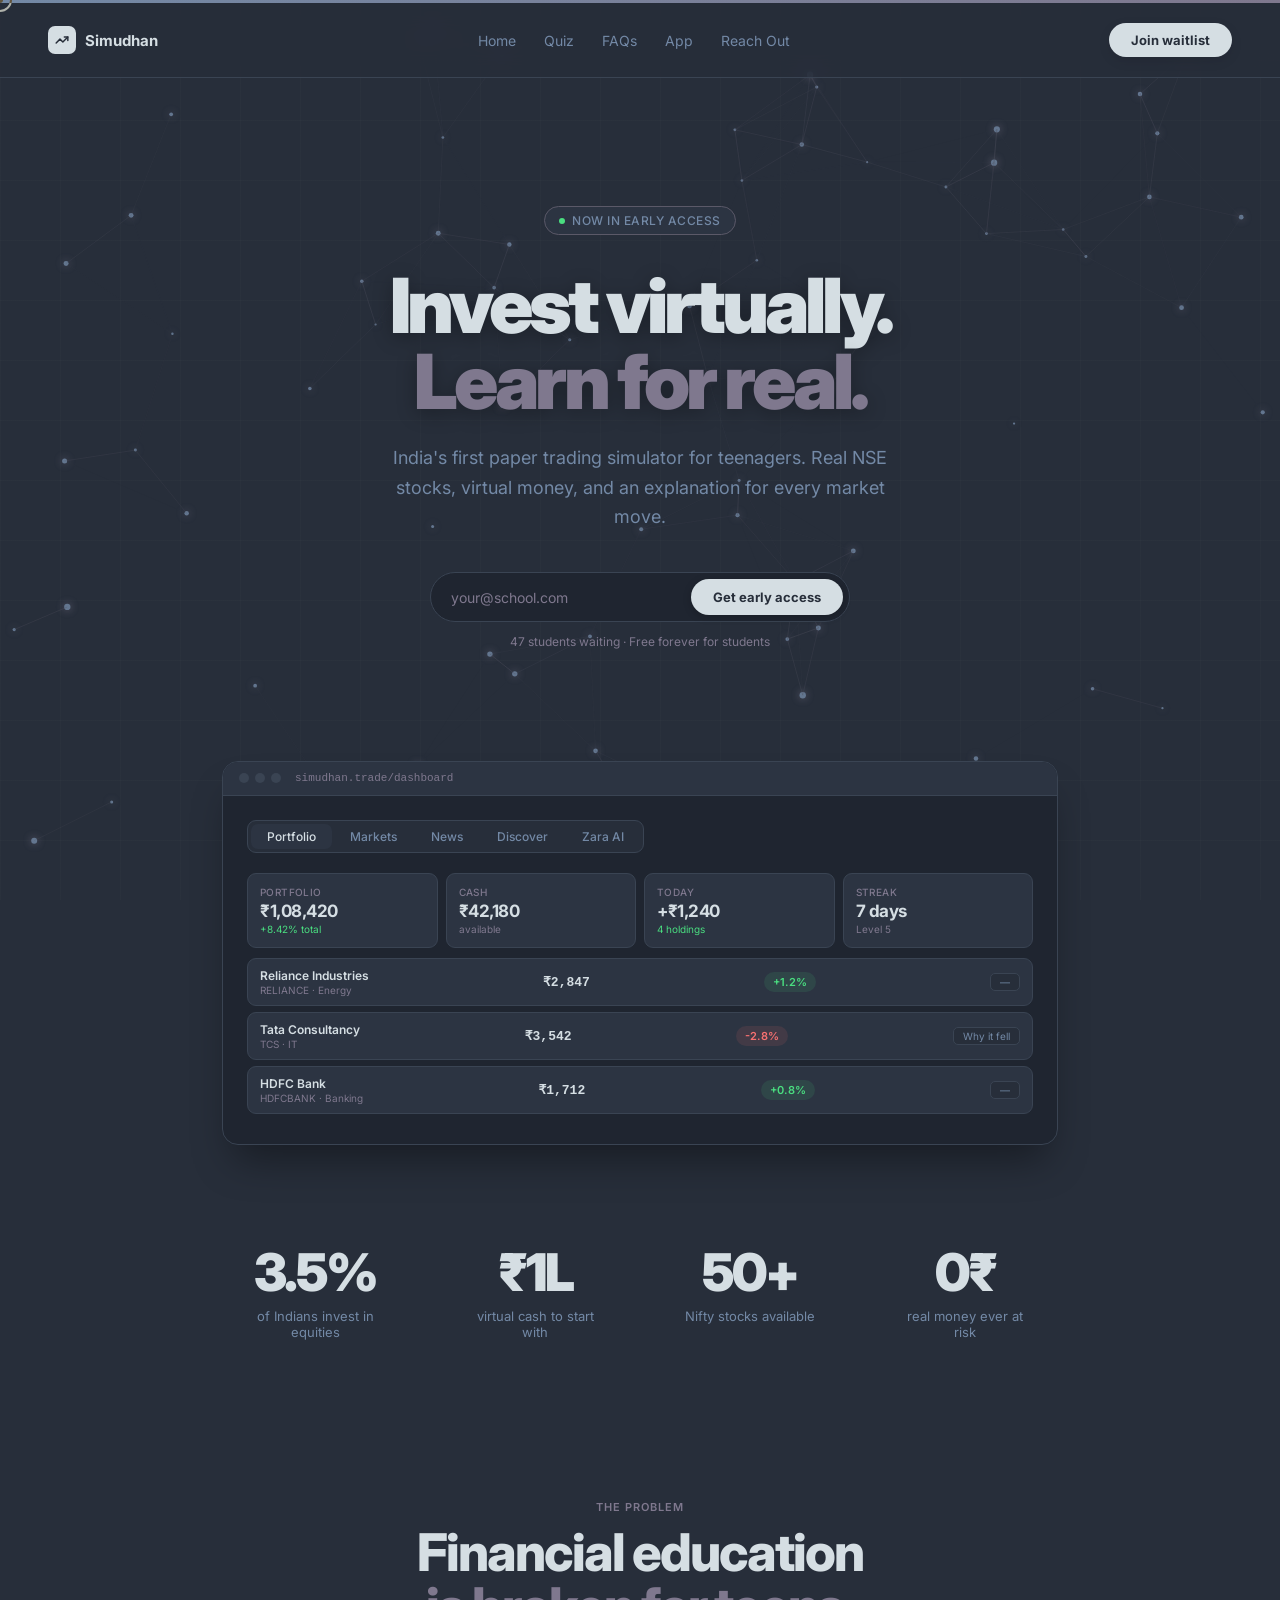
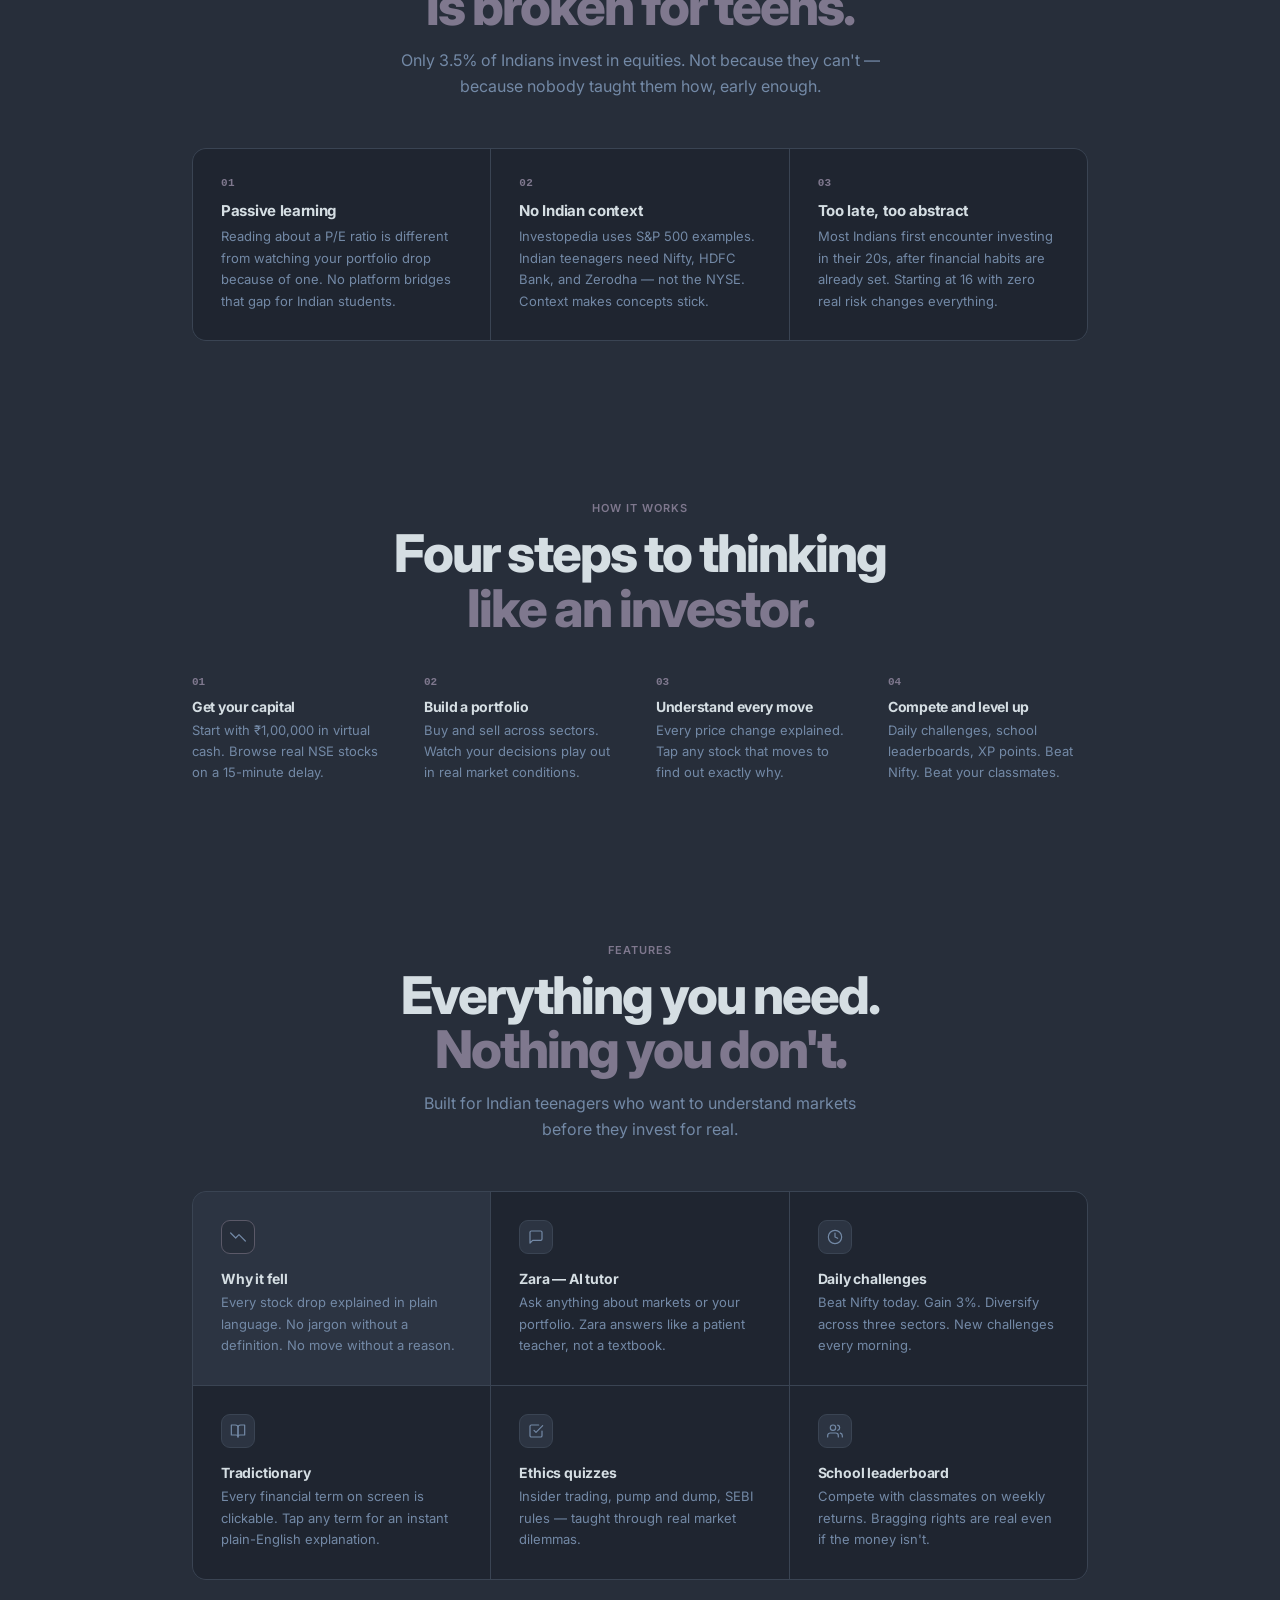
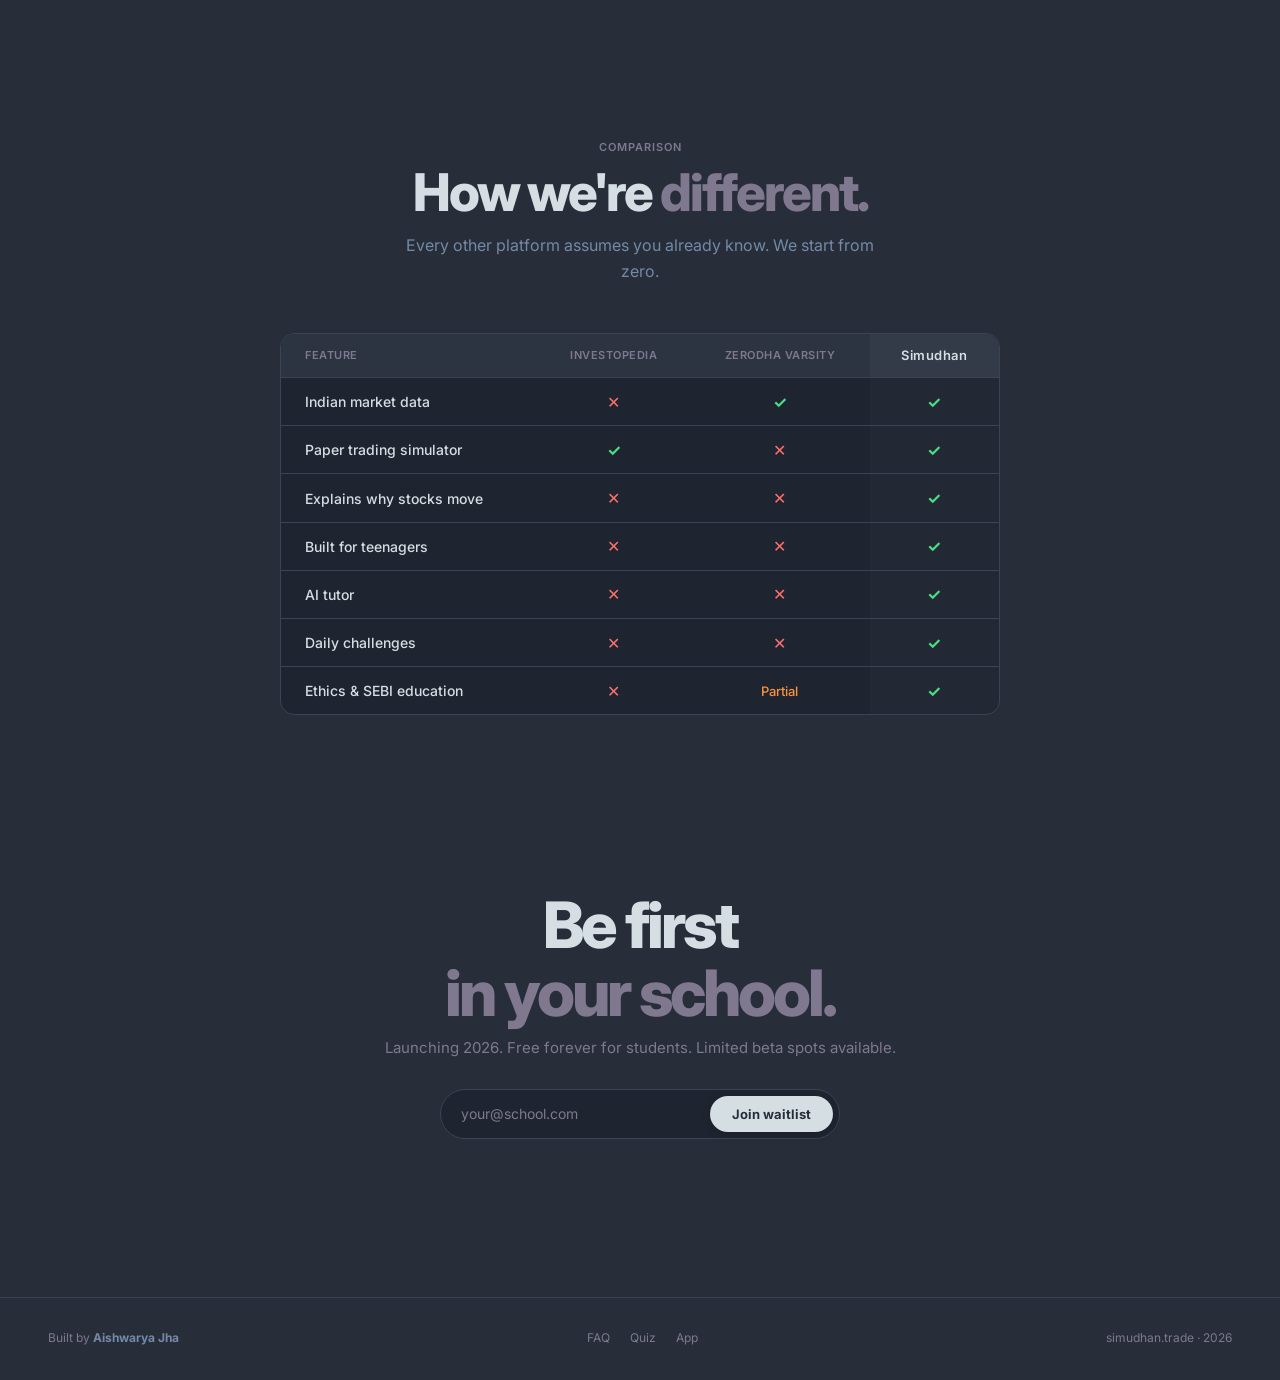
<file: index.html>
<!DOCTYPE html>
<html lang="en">
<head>
  <meta charset="UTF-8">
  <meta name="viewport" content="width=device-width, initial-scale=1.0">
  <title>Simudhan — Invest virtually. Learn for real.</title>
  <link href="https://fonts.googleapis.com/css2?family=Inter:wght@300;400;500;600;700;800;900&display=swap" rel="stylesheet">
  <style>
    /* ---------- COLORMIND PALETTE ---------- */
    :root {
      --bg-primary: #272E3A;
      --bg-secondary: #1F2530;
      --bg-tertiary: #2C3442;
      --border-light: #3A4453;
      --border-medium: #5B5968;
      --text-primary: #D5DEE3;
      --text-secondary: #7389A6;
      --text-muted: #7F788E;
      --accent: #7389A6;
      --accent-glow: rgba(115, 137, 166, 0.25);
      --green: #4ade80;
      --red: #f87171;
      --gradient-shimmer: linear-gradient(90deg, #7389A6, #7F788E, #5B5968, #7389A6);
    }

    * { box-sizing: border-box; margin: 0; padding: 0; }

    body {
      font-family: 'Inter', sans-serif;
      background: var(--bg-primary);
      color: var(--text-primary);
      -webkit-font-smoothing: antialiased;
      overflow-x: hidden;
      cursor: none;
    }

    /* ---------- CUSTOM CURSOR ---------- */
    .cursor {
      width: 24px;
      height: 24px;
      border: 2px solid var(--text-primary);
      border-radius: 50%;
      position: fixed;
      pointer-events: none;
      z-index: 9999;
      mix-blend-mode: difference;
      transition: transform 0.15s ease, width 0.2s, height 0.2s, background 0.2s;
      transform: translate(-50%, -50%);
    }
    .cursor-dot {
      width: 6px;
      height: 6px;
      background: var(--text-primary);
      border-radius: 50%;
      position: fixed;
      pointer-events: none;
      z-index: 10000;
      mix-blend-mode: difference;
      transform: translate(-50%, -50%);
      transition: opacity 0.2s;
    }
    .cursor.hover {
      width: 54px;
      height: 54px;
      background: rgba(213, 222, 227, 0.08);
      border-color: var(--accent);
      mix-blend-mode: normal;
    }
    .cursor-dot.hover { opacity: 0; }

    /* ---------- ANIMATED PARTICLE BACKGROUND ---------- */
    #particle-canvas {
      position: fixed;
      top: 0; left: 0;
      width: 100%; height: 100%;
      z-index: 0;
      pointer-events: none;
      opacity: 0.8;
    }

    /* ---------- GRID OVERLAY ---------- */
    .grid-bg {
      position: fixed; inset: 0;
      background-image: 
        linear-gradient(rgba(213,222,227,0.018) 1px, transparent 1px),
        linear-gradient(90deg, rgba(213,222,227,0.018) 1px, transparent 1px);
      background-size: 60px 60px;
      pointer-events: none;
      z-index: 1;
    }

    /* ---------- TOP BAR & NAV ---------- */
    .top-bar {
      height: 3px;
      background: var(--gradient-shimmer);
      background-size: 300% 100%;
      animation: shimmer 4s linear infinite;
      position: relative;
      z-index: 100;
    }
    @keyframes shimmer { 0% { background-position: 0% 0; } 100% { background-position: 300% 0; } }

    nav {
      position: sticky; top: 0; z-index: 50;
      display: flex; align-items: center; justify-content: space-between;
      padding: 1.25rem 3rem;
      border-bottom: 1px solid var(--border-light);
      background: rgba(39, 46, 58, 0.8);
      backdrop-filter: blur(12px);
    }
    .nav-logo { display: flex; align-items: center; gap: 9px; cursor: pointer; }
    .nav-icon {
      width: 28px; height: 28px; background: var(--text-primary);
      border-radius: 7px; display: flex; align-items: center; justify-content: center;
    }
    .nav-icon svg { width: 14px; height: 14px; fill: none; stroke: var(--bg-primary); stroke-width: 2.5; stroke-linecap: round; stroke-linejoin: round; }
    .nav-name { font-size: 15px; font-weight: 700; color: var(--text-primary); }
    .nav-links { display: flex; gap: 28px; font-size: 14px; color: var(--text-secondary); cursor: pointer; }
    .nav-links span { transition: color 0.2s, transform 0.2s; }
    .nav-links span:hover { color: var(--text-primary); transform: translateY(-1px); }
    .nav-cta {
      background: var(--text-primary); color: var(--bg-primary);
      border: none; border-radius: 99px; padding: 9px 22px;
      font-size: 13px; font-weight: 700; cursor: pointer;
      font-family: inherit; transition: all 0.2s;
      box-shadow: 0 4px 12px rgba(0,0,0,0.1);
    }
    .nav-cta:hover { background: var(--accent); color: white; transform: scale(1.02); }

    /* ---------- HERO ---------- */
    .hero {
      position: relative; z-index: 2; text-align: center;
      padding: 8rem 2rem 5rem; max-width: 860px; margin: 0 auto;
    }
    .hero-badge {
      display: inline-flex; align-items: center; gap: 7px;
      font-size: 12px; color: var(--text-secondary); font-weight: 500;
      letter-spacing: 0.5px; text-transform: uppercase; margin-bottom: 2rem;
      background: var(--bg-tertiary); border: 1px solid var(--border-medium);
      padding: 6px 14px; border-radius: 99px; backdrop-filter: blur(4px);
    }
    .hero-badge-dot { width: 6px; height: 6px; border-radius: 50%; background: var(--green); animation: pulse 2s infinite; }
    @keyframes pulse { 0%,100% { opacity: 1; } 50% { opacity: 0.3; } }
    h1 {
      font-size: 76px; font-weight: 900; line-height: 1; letter-spacing: -4px;
      margin-bottom: 1.5rem; color: var(--text-primary);
      text-shadow: 0 4px 20px rgba(0,0,0,0.3);
    }
    .dim { color: var(--text-muted); }
    .hero-sub {
      font-size: 18px; color: var(--text-secondary); line-height: 1.65;
      max-width: 500px; margin: 0 auto 2.5rem;
    }
    .input-wrap {
  display: flex; align-items: center; background: var(--bg-secondary);
  border: 1px solid var(--border-light); border-radius: 99px;
  padding: 6px 6px 6px 20px; gap: 6px; max-width: 420px; width: 100%;
  margin: 0 auto;  /* 👈 ADD THIS LINE */
  transition: border-color 0.2s, box-shadow 0.2s; backdrop-filter: blur(4px);
}
    .input-wrap:focus-within {
      border-color: var(--accent); box-shadow: 0 0 0 3px var(--accent-glow);
    }
    .input-wrap input {
      flex: 1; background: transparent; border: none; outline: none;
      font-size: 14px; color: var(--text-primary); font-family: inherit;
    }
    .input-wrap input::placeholder { color: var(--text-muted); }
    .input-wrap button, .cta-input button {
      background: var(--text-primary); color: var(--bg-primary);
      border: none; border-radius: 99px; padding: 10px 22px;
      font-size: 13px; font-weight: 700; cursor: pointer;
      font-family: inherit; white-space: nowrap; transition: all 0.2s;
      box-shadow: 0 2px 8px rgba(0,0,0,0.2);
    }
    .input-wrap button:hover, .cta-input button:hover {
      background: var(--accent); color: white; transform: translateY(-2px);
    }
    .hero-note { font-size: 12px; color: var(--text-muted); margin-top: 0.75rem; }
    .success { display: none; font-size: 13px; color: var(--green); font-weight: 500; margin-top: 0.5rem; }
    .success.show { display: block; }

    /* ---------- MOCKUP ---------- */
    .mockup-wrap {
      position: relative; z-index: 2; max-width: 900px;
      margin: 0 auto; padding: 2rem 2rem 6rem;
    }
    .mockup {
      border: 1px solid var(--border-light); border-radius: 16px;
      overflow: hidden; background: var(--bg-secondary);
      backdrop-filter: blur(8px); box-shadow: 0 25px 40px -12px rgba(0,0,0,0.4);
      transition: transform 0.3s ease, box-shadow 0.3s ease;
    }
    .mockup:hover { transform: translateY(-6px); box-shadow: 0 35px 50px -15px rgba(0,0,0,0.5); }
    .mockup-bar {
      background: var(--bg-tertiary); border-bottom: 1px solid var(--border-light);
      padding: 0.65rem 1rem; display: flex; align-items: center; gap: 6px;
    }
    .dot { width: 10px; height: 10px; border-radius: 50%; background: var(--border-light); }
    .mockup-url { font-size: 11px; color: var(--text-muted); margin-left: 8px; font-family: monospace; }
    .mockup-body { padding: 1.5rem; }
    .mock-tabs {
      display: flex; gap: 2px; background: var(--bg-primary);
      border: 1px solid var(--border-light); border-radius: 9px;
      padding: 3px; margin-bottom: 1.25rem; width: fit-content;
    }
    .mt {
      padding: 5px 16px; border-radius: 7px; font-size: 12px;
      font-weight: 500; color: var(--text-secondary); cursor: pointer;
      transition: all 0.2s;
    }
    .mt.active { background: var(--bg-tertiary); color: var(--text-primary); }
    .mt:hover:not(.active) { color: var(--text-primary); background: rgba(115,137,166,0.1); }
    .mock-stats { display: grid; grid-template-columns: repeat(4,1fr); gap: 8px; margin-bottom: 10px; }
    .ms {
      background: var(--bg-tertiary); border: 1px solid var(--border-light);
      border-radius: 9px; padding: 0.75rem;
    }
    .ms-l { font-size: 10px; color: var(--text-muted); margin-bottom: 3px; text-transform: uppercase; letter-spacing: 0.4px; font-weight: 500; }
    .ms-v { font-size: 17px; font-weight: 700; color: var(--text-primary); letter-spacing: -0.5px; }
    .ms-c { font-size: 10px; color: var(--text-muted); margin-top: 2px; }
    .ms-c.up { color: var(--green); }
    .mock-row {
      display: flex; align-items: center; justify-content: space-between;
      padding: 9px 12px; background: var(--bg-tertiary);
      border: 1px solid var(--border-light); border-radius: 9px; margin-bottom: 6px;
    }
    .mock-stock-name { font-size: 12px; font-weight: 600; color: var(--text-primary); }
    .mock-stock-sub { font-size: 10px; color: var(--text-muted); margin-top: 1px; }
    .mock-price { font-size: 13px; font-weight: 600; color: var(--text-primary); font-family: monospace; }
    .chg-up { font-size: 11px; font-weight: 600; color: var(--green); background: rgba(74,222,128,0.1); padding: 3px 9px; border-radius: 99px; }
    .chg-dn { font-size: 11px; font-weight: 600; color: var(--red); background: rgba(248,113,113,0.1); padding: 3px 9px; border-radius: 99px; }
    .why-tag { font-size: 10px; color: var(--text-secondary); background: var(--bg-primary); border: 1px solid var(--border-light); padding: 2px 9px; border-radius: 5px; cursor: pointer; }
    .why-tag:hover { color: var(--text-primary); border-color: var(--border-medium); }
    .news-item, .fact-item {
      background: var(--bg-tertiary); border: 1px solid var(--border-light);
      border-radius: 9px; padding: 10px 12px; margin-bottom: 7px;
    }
    .news-tag { font-size: 10px; font-weight: 600; color: var(--text-muted); background: var(--bg-primary); border: 1px solid var(--border-light); padding: 1px 7px; border-radius: 99px; display: inline-block; margin-bottom: 5px; text-transform: uppercase; letter-spacing: 0.3px; }
    .news-headline { font-size: 12px; font-weight: 500; color: var(--text-primary); line-height: 1.4; margin-bottom: 3px; }
    .news-meta { font-size: 10px; color: var(--text-muted); }
    .fact-label { font-size: 10px; font-weight: 600; color: var(--text-muted); text-transform: uppercase; letter-spacing: 0.3px; margin-bottom: 4px; }
    .fact-text { font-size: 12px; color: var(--text-primary); line-height: 1.5; margin-bottom: 3px; }
    .fact-source { font-size: 10px; color: var(--text-muted); }
    .chat-wrap { display: flex; flex-direction: column; gap: 8px; margin-bottom: 10px; }
    .chat-msg { display: flex; align-items: flex-start; gap: 7px; }
    .chat-msg.user { flex-direction: row-reverse; }
    .chat-av { width: 22px; height: 22px; border-radius: 50%; background: var(--bg-primary); border: 1px solid var(--border-light); display: flex; align-items: center; justify-content: center; font-size: 9px; font-weight: 600; color: var(--text-secondary); flex-shrink: 0; }
    .chat-bubble { padding: 7px 10px; border-radius: 10px; font-size: 11px; line-height: 1.5; max-width: 85%; }
    .chat-msg.bot .chat-bubble { background: var(--bg-tertiary); border: 1px solid var(--border-light); color: #e0e6ea; border-radius: 3px 10px 10px 10px; }
    .chat-msg.user .chat-bubble { background: var(--text-primary); color: var(--bg-primary); font-weight: 500; border-radius: 10px 3px 10px 10px; }
    .chat-term { background: rgba(74,222,128,0.15); color: var(--green); padding: 0 4px; border-radius: 3px; }
    .chat-input-bar { display: flex; align-items: center; gap: 7px; background: var(--bg-tertiary); border: 1px solid var(--border-light); border-radius: 10px; padding: 7px 10px; }
    .chat-input-text { flex: 1; font-size: 11px; color: var(--text-muted); }
    .chat-send { width: 20px; height: 20px; border-radius: 50%; background: var(--text-primary); display: flex; align-items: center; justify-content: center; font-size: 11px; font-weight: 700; color: var(--bg-primary); cursor: pointer; }

    /* ---------- STATS, SECTIONS, CARDS ---------- */
    .stats-section { position: relative; z-index: 2; padding: 0 2rem 5rem; }
    .stats-row { display: flex; justify-content: center; gap: 5rem; flex-wrap: wrap; }
    .stat { text-align: center; }
    .stat-num { font-size: 52px; font-weight: 900; letter-spacing: -2px; color: var(--text-primary); }
    .stat-label { font-size: 13px; color: var(--text-secondary); margin-top: 4px; max-width: 140px; margin-left: auto; margin-right: auto; }
    .section { position: relative; z-index: 2; padding: 5rem 2rem; text-align: center; max-width: 960px; margin: 0 auto; }
    .section-label { font-size: 11px; color: var(--text-muted); font-weight: 600; letter-spacing: 1px; text-transform: uppercase; margin-bottom: 0.75rem; }
    h2 { font-size: 52px; font-weight: 800; letter-spacing: -2px; line-height: 1.05; margin-bottom: 0.75rem; color: var(--text-primary); }
    .section-sub { font-size: 16px; color: var(--text-secondary); line-height: 1.65; max-width: 480px; margin: 0 auto 3rem; }
    .prob-grid, .feat-grid { display: grid; grid-template-columns: repeat(3,1fr); gap: 1px; background: var(--border-light); border: 1px solid var(--border-light); border-radius: 14px; overflow: hidden; text-align: left; }
    .prob, .feat { background: var(--bg-secondary); padding: 1.75rem; transition: background 0.2s; }
    .prob:hover, .feat:hover { background: var(--bg-tertiary); }
    .feat.highlight { background: var(--bg-tertiary); }
    .prob-num { font-size: 11px; font-weight: 700; color: var(--text-muted); font-family: monospace; margin-bottom: 0.75rem; letter-spacing: 0.3px; }
    .prob-title { font-size: 15px; font-weight: 700; color: var(--text-primary); margin-bottom: 0.4rem; letter-spacing: -0.3px; }
    .prob-desc { font-size: 13px; color: var(--text-secondary); line-height: 1.65; }
    .steps { display: grid; grid-template-columns: repeat(4,1fr); gap: 2rem; margin-top: 2.5rem; text-align: left; }
    .step-num { font-size: 11px; font-weight: 700; color: var(--text-muted); font-family: monospace; margin-bottom: 0.6rem; }
    .step-title { font-size: 14px; font-weight: 700; color: var(--text-primary); margin-bottom: 0.35rem; letter-spacing: -0.3px; }
    .step-desc { font-size: 13px; color: var(--text-secondary); line-height: 1.6; }
    .feat-icon { width: 34px; height: 34px; border-radius: 9px; background: var(--bg-tertiary); border: 1px solid var(--border-light); display: flex; align-items: center; justify-content: center; margin-bottom: 1rem; }
    .feat.highlight .feat-icon { background: var(--bg-primary); border-color: var(--border-medium); }
    .feat-icon svg { width: 16px; height: 16px; fill: none; stroke: var(--text-secondary); stroke-width: 1.8; stroke-linecap: round; stroke-linejoin: round; }
    .feat-title { font-size: 14px; font-weight: 700; color: var(--text-primary); margin-bottom: 0.35rem; letter-spacing: -0.2px; }
    .feat-desc { font-size: 13px; color: var(--text-secondary); line-height: 1.65; }

    /* Comparison Table */
    .compare-wrap { max-width: 720px; margin: 0 auto; }
    .ctable-wrap { border: 1px solid var(--border-light); border-radius: 14px; overflow: hidden; background: var(--bg-secondary); }
    .ctable { width: 100%; border-collapse: collapse; font-size: 14px; }
    .ctable thead tr { background: var(--bg-tertiary); border-bottom: 1px solid var(--border-light); }
    .ctable th { padding: 0.85rem 1.5rem; font-size: 11px; font-weight: 600; color: var(--text-muted); text-transform: uppercase; letter-spacing: 0.5px; text-align: center; }
    .ctable th:first-child { text-align: left; }
    .ctable th.ours { color: var(--text-primary); font-size: 13px; text-transform: none; background: rgba(255,255,255,0.03); }
    .ctable td { padding: 0.85rem 1.5rem; border-bottom: 1px solid var(--border-light); color: var(--text-secondary); text-align: center; }
    .ctable tr:last-child td { border-bottom: none; }
    .ctable tr:hover td { background: rgba(255,255,255,0.02); }
    .ctable td:first-child { text-align: left; color: var(--text-primary); font-weight: 500; }
    .ctable td.ours-col { background: rgba(255,255,255,0.02); }
    .ctable .yes { color: var(--green); font-size: 16px; font-weight: 700; }
    .ctable .no { color: var(--red); font-size: 16px; }
    .ctable .partial { color: #fb923c; font-size: 13px; font-weight: 500; }

    /* CTA Section */
    .cta-section { position: relative; z-index: 2; text-align: center; padding: 6rem 2rem 8rem; }
    .cta-section h2 { font-size: 64px; letter-spacing: -3px; }
    .cta-sub { font-size: 15px; color: var(--text-muted); margin-top: 0.5rem; margin-bottom: 2rem; }
    .cta-input {
      display: flex; align-items: center; gap: 8px; max-width: 400px; margin: 0 auto;
      background: var(--bg-secondary); border: 1px solid var(--border-light);
      border-radius: 99px; padding: 6px 6px 6px 20px; transition: border-color 0.2s;
    }
    .cta-input:focus-within { border-color: var(--accent); box-shadow: 0 0 0 3px var(--accent-glow); }
    .cta-input input { flex: 1; background: transparent; border: none; outline: none; font-size: 14px; color: var(--text-primary); font-family: inherit; }
    .cta-input input::placeholder { color: var(--text-muted); }
    .cta-note { font-size: 12px; color: var(--green); font-weight: 500; margin-top: 0.75rem; min-height: 18px; }

    footer {
      position: relative; z-index: 2; padding: 2rem 3rem;
      border-top: 1px solid var(--border-light); display: flex;
      align-items: center; justify-content: space-between;
      font-size: 12px; color: var(--text-muted);
    }
    footer strong { color: var(--text-secondary); }
    .footer-links { display: flex; gap: 20px; font-size: 12px; color: var(--text-muted); cursor: pointer; }
    .footer-links span:hover { color: var(--text-primary); }

    /* Fade up animation */
    .fade-up { opacity: 0; transform: translateY(30px); transition: opacity 0.7s cubic-bezier(0.23,1,0.32,1), transform 0.7s cubic-bezier(0.23,1,0.32,1); }
    .fade-up.visible { opacity: 1; transform: translateY(0); }

    /* Magnetic effect class */
    .magnetic { transition: transform 0.2s cubic-bezier(0.23,1,0.32,1); }

    /* Responsive */
    @media (max-width: 640px) {
      h1 { font-size: 44px; letter-spacing: -2px; }
      h2 { font-size: 36px; letter-spacing: -1.5px; }
      .cta-section h2 { font-size: 40px; }
      nav { padding: 1rem 1.5rem; }
      .nav-links { display: none; }
      .hero { padding: 5rem 1.5rem 3rem; }
      .mock-stats { grid-template-columns: 1fr 1fr; }
      .prob-grid, .feat-grid { grid-template-columns: 1fr; }
      .steps { grid-template-columns: 1fr 1fr; }
      .stats-row { gap: 2.5rem; }
      .stat-num { font-size: 40px; }
      .section { padding: 4rem 1.5rem; }
      .mockup-wrap { padding: 1rem 1.5rem 4rem; }
    }
  </style>
</head>
<body>

  <!-- Custom Cursor -->
  <div class="cursor"></div>
  <div class="cursor-dot"></div>

  <!-- Particle Background -->
  <canvas id="particle-canvas"></canvas>
  <div class="grid-bg"></div>

  <div class="top-bar"></div>

  <nav>
    <div class="nav-logo magnetic" onclick="window.location='index.html'">
      <div class="nav-icon">
        <svg viewBox="0 0 24 24"><polyline points="22 7 13.5 15.5 8.5 10.5 2 17"/><polyline points="16 7 22 7 22 13"/></svg>
      </div>
      <span class="nav-name">Simudhan</span>
    </div>
    <div class="nav-links">
      <span onclick="window.location='index.html'">Home</span>
      <span onclick="window.location='quiz.html'">Quiz</span>
      <span onclick="window.location='faq.html'">FAQs</span>
      <span onclick="window.location='trade.html'">App</span>
      <span onclick="window.location='contact.html'">Reach Out</span>
    </div>
    <button class="nav-cta magnetic" onclick="document.getElementById('waitlist').scrollIntoView({behavior:'smooth'})">Join waitlist</button>
  </nav>

  <section class="hero">
    <div class="hero-badge"><span class="hero-badge-dot"></span>Now in early access</div>
    <h1>Invest virtually.<br><span class="dim">Learn for real.</span></h1>
    <p class="hero-sub">India's first paper trading simulator for teenagers. Real NSE stocks, virtual money, and an explanation for every market move.</p>
    <div class="hero-actions">
      <div class="input-wrap" id="waitlist">
        <input type="email" id="emailInput" placeholder="your@school.com" />
        <button class="magnetic" onclick="joinWaitlist()">Get early access</button>
      </div>
    </div>
    <p class="hero-note"><span id="count">47</span> students waiting · Free forever for students</p>
    <p class="success" id="success">You're on the list! We'll be in touch.</p>
  </section>

  <div class="mockup-wrap">
    <div class="mockup">
      <div class="mockup-bar">
        <div class="dot"></div><div class="dot"></div><div class="dot"></div>
        <span class="mockup-url">simudhan.trade/dashboard</span>
      </div>
      <div class="mockup-body">
        <div class="mock-tabs">
          <span class="mt active" onclick="switchTab('portfolio',this)">Portfolio</span>
          <span class="mt" onclick="switchTab('markets',this)">Markets</span>
          <span class="mt" onclick="switchTab('news',this)">News</span>
          <span class="mt" onclick="switchTab('discover',this)">Discover</span>
          <span class="mt" onclick="switchTab('zara',this)">Zara AI</span>
        </div>
        <div id="mock-content"></div>
      </div>
    </div>
  </div>

  <section class="stats-section">
    <div class="stats-row">
      <div class="stat"><div class="stat-num">3.5%</div><div class="stat-label">of Indians invest in equities</div></div>
      <div class="stat"><div class="stat-num">₹1L</div><div class="stat-label">virtual cash to start with</div></div>
      <div class="stat"><div class="stat-num">50+</div><div class="stat-label">Nifty stocks available</div></div>
      <div class="stat"><div class="stat-num">0₹</div><div class="stat-label">real money ever at risk</div></div>
    </div>
  </section>

  <section class="section">
    <div class="section-label">The problem</div>
    <h2>Financial education<br><span class="dim">is broken for teens.</span></h2>
    <p class="section-sub">Only 3.5% of Indians invest in equities. Not because they can't — because nobody taught them how, early enough.</p>
    <div class="prob-grid">
      <div class="prob fade-up"><div class="prob-num">01</div><div class="prob-title">Passive learning</div><div class="prob-desc">Reading about a P/E ratio is different from watching your portfolio drop because of one. No platform bridges that gap for Indian students.</div></div>
      <div class="prob fade-up"><div class="prob-num">02</div><div class="prob-title">No Indian context</div><div class="prob-desc">Investopedia uses S&P 500 examples. Indian teenagers need Nifty, HDFC Bank, and Zerodha — not the NYSE. Context makes concepts stick.</div></div>
      <div class="prob fade-up"><div class="prob-num">03</div><div class="prob-title">Too late, too abstract</div><div class="prob-desc">Most Indians first encounter investing in their 20s, after financial habits are already set. Starting at 16 with zero real risk changes everything.</div></div>
    </div>
  </section>

  <section class="section">
    <div class="section-label">How it works</div>
    <h2>Four steps to thinking<br><span class="dim">like an investor.</span></h2>
    <div class="steps">
      <div class="step fade-up"><div class="step-num">01</div><div class="step-title">Get your capital</div><div class="step-desc">Start with ₹1,00,000 in virtual cash. Browse real NSE stocks on a 15-minute delay.</div></div>
      <div class="step fade-up"><div class="step-num">02</div><div class="step-title">Build a portfolio</div><div class="step-desc">Buy and sell across sectors. Watch your decisions play out in real market conditions.</div></div>
      <div class="step fade-up"><div class="step-num">03</div><div class="step-title">Understand every move</div><div class="step-desc">Every price change explained. Tap any stock that moves to find out exactly why.</div></div>
      <div class="step fade-up"><div class="step-num">04</div><div class="step-title">Compete and level up</div><div class="step-desc">Daily challenges, school leaderboards, XP points. Beat Nifty. Beat your classmates.</div></div>
    </div>
  </section>

  <section class="section">
    <div class="section-label">Features</div>
    <h2>Everything you need.<br><span class="dim">Nothing you don't.</span></h2>
    <p class="section-sub">Built for Indian teenagers who want to understand markets before they invest for real.</p>
    <div class="feat-grid">
      <div class="feat highlight fade-up"><div class="feat-icon"><svg viewBox="0 0 24 24"><polyline points="23 18 13.5 8.5 8.5 13.5 1 6"/></svg></div><div class="feat-title">Why it fell</div><div class="feat-desc">Every stock drop explained in plain language. No jargon without a definition. No move without a reason.</div></div>
      <div class="feat fade-up"><div class="feat-icon"><svg viewBox="0 0 24 24"><path d="M21 15a2 2 0 0 1-2 2H7l-4 4V5a2 2 0 0 1 2-2h14a2 2 0 0 1 2 2z"/></svg></div><div class="feat-title">Zara — AI tutor</div><div class="feat-desc">Ask anything about markets or your portfolio. Zara answers like a patient teacher, not a textbook.</div></div>
      <div class="feat fade-up"><div class="feat-icon"><svg viewBox="0 0 24 24"><circle cx="12" cy="12" r="10"/><polyline points="12 6 12 12 16 14"/></svg></div><div class="feat-title">Daily challenges</div><div class="feat-desc">Beat Nifty today. Gain 3%. Diversify across three sectors. New challenges every morning.</div></div>
      <div class="feat fade-up"><div class="feat-icon"><svg viewBox="0 0 24 24"><path d="M2 3h6a4 4 0 0 1 4 4v14a3 3 0 0 0-3-3H2z"/><path d="M22 3h-6a4 4 0 0 0-4 4v14a3 3 0 0 1 3-3h7z"/></svg></div><div class="feat-title">Tradictionary</div><div class="feat-desc">Every financial term on screen is clickable. Tap any term for an instant plain-English explanation.</div></div>
      <div class="feat fade-up"><div class="feat-icon"><svg viewBox="0 0 24 24"><path d="M9 11l3 3L22 4"/><path d="M21 12v7a2 2 0 0 1-2 2H5a2 2 0 0 1-2-2V5a2 2 0 0 1 2-2h11"/></svg></div><div class="feat-title">Ethics quizzes</div><div class="feat-desc">Insider trading, pump and dump, SEBI rules — taught through real market dilemmas.</div></div>
      <div class="feat fade-up"><div class="feat-icon"><svg viewBox="0 0 24 24"><path d="M17 21v-2a4 4 0 0 0-4-4H5a4 4 0 0 0-4 4v2"/><circle cx="9" cy="7" r="4"/><path d="M23 21v-2a4 4 0 0 0-3-3.87"/><path d="M16 3.13a4 4 0 0 1 0 7.75"/></svg></div><div class="feat-title">School leaderboard</div><div class="feat-desc">Compete with classmates on weekly returns. Bragging rights are real even if the money isn't.</div></div>
    </div>
  </section>

  <section class="section">
    <div class="section-label">Comparison</div>
    <h2>How we're <span class="dim">different.</span></h2>
    <p class="section-sub">Every other platform assumes you already know. We start from zero.</p>
    <div class="compare-wrap">
      <div class="ctable-wrap">
        <table class="ctable">
          <thead><tr><th style="text-align:left">Feature</th><th>Investopedia</th><th>Zerodha Varsity</th><th class="ours">Simudhan</th></tr></thead>
          <tbody>
            <tr><td>Indian market data</td><td class="no">✕</td><td class="yes">✓</td><td class="yes ours-col">✓</td></tr>
            <tr><td>Paper trading simulator</td><td class="yes">✓</td><td class="no">✕</td><td class="yes ours-col">✓</td></tr>
            <tr><td>Explains why stocks move</td><td class="no">✕</td><td class="no">✕</td><td class="yes ours-col">✓</td></tr>
            <tr><td>Built for teenagers</td><td class="no">✕</td><td class="no">✕</td><td class="yes ours-col">✓</td></tr>
            <tr><td>AI tutor</td><td class="no">✕</td><td class="no">✕</td><td class="yes ours-col">✓</td></tr>
            <tr><td>Daily challenges</td><td class="no">✕</td><td class="no">✕</td><td class="yes ours-col">✓</td></tr>
            <tr><td>Ethics & SEBI education</td><td class="no">✕</td><td class="partial">Partial</td><td class="yes ours-col">✓</td></tr>
          </tbody>
        </table>
      </div>
    </div>
  </section>

  <section class="cta-section">
    <h2>Be first<br><span class="dim">in your school.</span></h2>
    <p class="cta-sub">Launching 2026. Free forever for students. Limited beta spots available.</p>
    <div class="cta-input">
      <input type="email" id="ctaEmail" placeholder="your@school.com" />
      <button class="magnetic" onclick="ctaJoin()">Join waitlist</button>
    </div>
    <p class="cta-note" id="ctaNote"></p>
  </section>

  <footer>
    <span>Built by <strong>Aishwarya Jha</strong></span>
    <div class="footer-links">
      <span onclick="window.location='FAQ.html'">FAQ</span>
      <span onclick="window.location='quiz.html'">Quiz</span>
      <span onclick="window.location='trade.html'">App</span>
    </div>
    <span>simudhan.trade · 2026</span>
  </footer>

  <script>
    (function(){
      "use strict";

      // ---------- CUSTOM CURSOR ----------
      const cursor = document.querySelector('.cursor');
      const cursorDot = document.querySelector('.cursor-dot');
      document.addEventListener('mousemove', (e) => {
        cursor.style.left = e.clientX + 'px';
        cursor.style.top = e.clientY + 'px';
        cursorDot.style.left = e.clientX + 'px';
        cursorDot.style.top = e.clientY + 'px';
      });
      // Magnetic hover effect for elements with class 'magnetic'
      const magnets = document.querySelectorAll('.magnetic');
      magnets.forEach(el => {
        el.addEventListener('mouseenter', () => { cursor.classList.add('hover'); cursorDot.classList.add('hover'); });
        el.addEventListener('mouseleave', () => { cursor.classList.remove('hover'); cursorDot.classList.remove('hover'); });
      });

      // ---------- PARTICLE NETWORK (INTERACTIVE) ----------
      const canvas = document.getElementById('particle-canvas');
      const ctx = canvas.getContext('2d');
      let width, height;
      let particles = [];
      const particleCount = 70;
      const connectionDistance = 140;
      let mouse = { x: null, y: null, radius: 100 };

      function initCanvas() {
        width = window.innerWidth;
        height = window.innerHeight;
        canvas.width = width;
        canvas.height = height;
        particles = [];
        for (let i = 0; i < particleCount; i++) {
          particles.push({
            x: Math.random() * width,
            y: Math.random() * height,
            vx: (Math.random() - 0.5) * 0.6,
            vy: (Math.random() - 0.5) * 0.6,
            size: Math.random() * 2.2 + 1
          });
        }
      }

      function drawParticles() {
        ctx.clearRect(0, 0, width, height);
        particles.forEach(p => {
          p.x += p.vx;
          p.y += p.vy;
          if (p.x < 0 || p.x > width) p.vx *= -1;
          if (p.y < 0 || p.y > height) p.vy *= -1;
          if (mouse.x && mouse.y) {
            let dx = p.x - mouse.x;
            let dy = p.y - mouse.y;
            let dist = Math.sqrt(dx*dx + dy*dy);
            if (dist < mouse.radius) {
              let force = (mouse.radius - dist) / mouse.radius;
              let angle = Math.atan2(dy, dx);
              p.x += Math.cos(angle) * force * 5;
              p.y += Math.sin(angle) * force * 5;
            }
          }
          ctx.beginPath();
          ctx.arc(p.x, p.y, p.size, 0, Math.PI*2);
          ctx.fillStyle = '#7389A6';
          ctx.shadowColor = '#7F788E';
          ctx.shadowBlur = 8;
          ctx.fill();
        });
        ctx.shadowBlur = 0;
        ctx.strokeStyle = '#5B5968';
        ctx.lineWidth = 0.5;
        for (let i = 0; i < particles.length; i++) {
          for (let j = i+1; j < particles.length; j++) {
            let dx = particles[i].x - particles[j].x;
            let dy = particles[i].y - particles[j].y;
            let dist = Math.sqrt(dx*dx + dy*dy);
            if (dist < connectionDistance) {
              ctx.globalAlpha = 1 - dist/connectionDistance;
              ctx.beginPath();
              ctx.moveTo(particles[i].x, particles[i].y);
              ctx.lineTo(particles[j].x, particles[j].y);
              ctx.stroke();
            }
          }
        }
        ctx.globalAlpha = 1.0;
        requestAnimationFrame(drawParticles);
      }

      window.addEventListener('resize', initCanvas);
      document.addEventListener('mousemove', (e) => { mouse.x = e.clientX; mouse.y = e.clientY; });
      document.addEventListener('mouseleave', () => { mouse.x = null; mouse.y = null; });
      initCanvas();
      drawParticles();

      // ---------- MOCK CONTENT & TABS ----------
      const MOCK_CONTENT = {
        portfolio: `
          <div class="mock-stats">
            <div class="ms"><div class="ms-l">Portfolio</div><div class="ms-v">₹1,08,420</div><div class="ms-c up">+8.42% total</div></div>
            <div class="ms"><div class="ms-l">Cash</div><div class="ms-v">₹42,180</div><div class="ms-c">available</div></div>
            <div class="ms"><div class="ms-l">Today</div><div class="ms-v">+₹1,240</div><div class="ms-c up">4 holdings</div></div>
            <div class="ms"><div class="ms-l">Streak</div><div class="ms-v">7 days</div><div class="ms-c">Level 5</div></div>
          </div>
          <div class="mock-row"><div><div class="mock-stock-name">Reliance Industries</div><div class="mock-stock-sub">RELIANCE · Energy</div></div><div class="mock-price">₹2,847</div><span class="chg-up">+1.2%</span><span class="why-tag">—</span></div>
          <div class="mock-row"><div><div class="mock-stock-name">Tata Consultancy</div><div class="mock-stock-sub">TCS · IT</div></div><div class="mock-price">₹3,542</div><span class="chg-dn">-2.8%</span><span class="why-tag">Why it fell</span></div>
          <div class="mock-row"><div><div class="mock-stock-name">HDFC Bank</div><div class="mock-stock-sub">HDFCBANK · Banking</div></div><div class="mock-price">₹1,712</div><span class="chg-up">+0.8%</span><span class="why-tag">—</span></div>
        `,
        markets: `
          <div class="mock-stats">
            <div class="ms"><div class="ms-l">Nifty 50</div><div class="ms-v">24,218</div><div class="ms-c up">+0.84%</div></div>
            <div class="ms"><div class="ms-l">Sensex</div><div class="ms-v">79,943</div><div class="ms-c up">+0.77%</div></div>
            <div class="ms"><div class="ms-l">India VIX</div><div class="ms-v">13.42</div><div class="ms-c">calm</div></div>
            <div class="ms"><div class="ms-l">USD/INR</div><div class="ms-v">84.32</div><div class="ms-c">+0.14%</div></div>
          </div>
          <div class="mock-row"><div><div class="mock-stock-name">Reliance Industries</div><div class="mock-stock-sub">RELIANCE · Energy</div></div><div class="mock-price">₹2,847</div><span class="chg-up">+1.2%</span><span class="why-tag">Why it rose</span></div>
          <div class="mock-row"><div><div class="mock-stock-name">Tata Consultancy</div><div class="mock-stock-sub">TCS · IT</div></div><div class="mock-price">₹3,542</div><span class="chg-dn">-2.8%</span><span class="why-tag">Why it fell</span></div>
          <div class="mock-row"><div><div class="mock-stock-name">Tata Motors</div><div class="mock-stock-sub">TATAMOTORS · Auto</div></div><div class="mock-price">₹924</div><span class="chg-up">+2.1%</span><span class="why-tag">Why it rose</span></div>
        `,
        news: `
          <div class="news-item"><div class="news-tag">Results</div><div class="news-headline">TCS Q3: Revenue misses estimates by ₹1,027 crore — stock falls 2.8%</div><div class="news-meta">ET Markets · 2h ago</div></div>
          <div class="news-item"><div class="news-tag">RBI</div><div class="news-headline">RBI holds repo rate at 6.5% — signals February cut if inflation cools</div><div class="news-meta">Mint · 4h ago</div></div>
          <div class="news-item"><div class="news-tag">FII</div><div class="news-headline">FIIs net sell ₹4,200 crore — DIIs absorb with ₹3,800 crore buying</div><div class="news-meta">CNBC TV18 · 6h ago</div></div>
          <div class="news-item"><div class="news-tag">IPO</div><div class="news-headline">HDB Financial Services IPO subscribed 16.3x on final day</div><div class="news-meta">Moneycontrol · 8h ago</div></div>
        `,
        discover: `
          <div class="fact-item"><div class="fact-label">Fact of the day</div><div class="fact-text">The BSE, founded in 1875 under a banyan tree in Mumbai, is Asia's oldest stock exchange. It now lists over 5,500 companies.</div><div class="fact-source">Source: BSE India</div></div>
          <div class="fact-item"><div class="fact-label">Did you know?</div><div class="fact-text">₹1 lakh invested in Nifty 50 at its 1996 launch would be worth over ₹25 lakh today — a 25x return without picking a single stock.</div><div class="fact-source">Source: NSE India</div></div>
          <div class="fact-item"><div class="fact-label">Investor wisdom</div><div class="fact-text">Warren Buffett bought his first stock at age 11. He says his biggest mistake was waiting that long.</div><div class="fact-source">Source: Berkshire Hathaway</div></div>
        `,
        zara: `
          <div class="chat-wrap">
            <div class="chat-msg bot"><div class="chat-av">Z</div><div class="chat-bubble">Hi! I'm Zara. Ask me anything about markets, your portfolio, or any term you don't understand!</div></div>
            <div class="chat-msg user"><div class="chat-bubble">Why did TCS fall today?</div><div class="chat-av">R</div></div>
            <div class="chat-msg bot"><div class="chat-av">Z</div><div class="chat-bubble">TCS fell 2.8% because it missed revenue estimates by ₹1,027 crore — this is called an <span class="chat-term">earnings miss</span>. FIIs sold ₹2,100 crore of TCS shares on the day.</div></div>
            <div class="chat-msg user"><div class="chat-bubble">What is FII?</div><div class="chat-av">R</div></div>
            <div class="chat-msg bot"><div class="chat-av">Z</div><div class="chat-bubble">FII stands for Foreign Institutional Investor — large overseas funds that invest in Indian markets. When they sell heavily, it can drag the whole market down!</div></div>
          </div>
          <div class="chat-input-bar"><div class="chat-input-text">Ask Zara anything...</div><div class="chat-send">↑</div></div>
        `
      };

      window.switchTab = function(tab, el) {
        document.querySelectorAll('.mt').forEach(t => t.classList.remove('active'));
        el.classList.add('active');
        document.getElementById('mock-content').innerHTML = MOCK_CONTENT[tab];
      };
      document.getElementById('mock-content').innerHTML = MOCK_CONTENT.portfolio;

      // ---------- WAITLIST ----------
      window.joinWaitlist = function() {
        const email = document.getElementById('emailInput').value.trim();
        if (!email || !email.includes('@')) return;
        document.getElementById('emailInput').value = '';
        document.getElementById('success').classList.add('show');
        const countSpan = document.getElementById('count');
        countSpan.textContent = parseInt(countSpan.textContent) + 1;
      };
      window.ctaJoin = function() {
        const email = document.getElementById('ctaEmail').value.trim();
        if (!email || !email.includes('@')) return;
        document.getElementById('ctaEmail').value = '';
        document.getElementById('ctaNote').textContent = "You're on the list!";
        const countSpan = document.getElementById('count');
        countSpan.textContent = parseInt(countSpan.textContent) + 1;
      };

      // ---------- FADE-UP OBSERVER ----------
      const observer = new IntersectionObserver((entries) => {
        entries.forEach(entry => { if (entry.isIntersecting) entry.target.classList.add('visible'); });
      }, { threshold: 0.1 });
      document.querySelectorAll('.fade-up').forEach(el => observer.observe(el));

    })();
  </script>
</body>
</html>
</file>
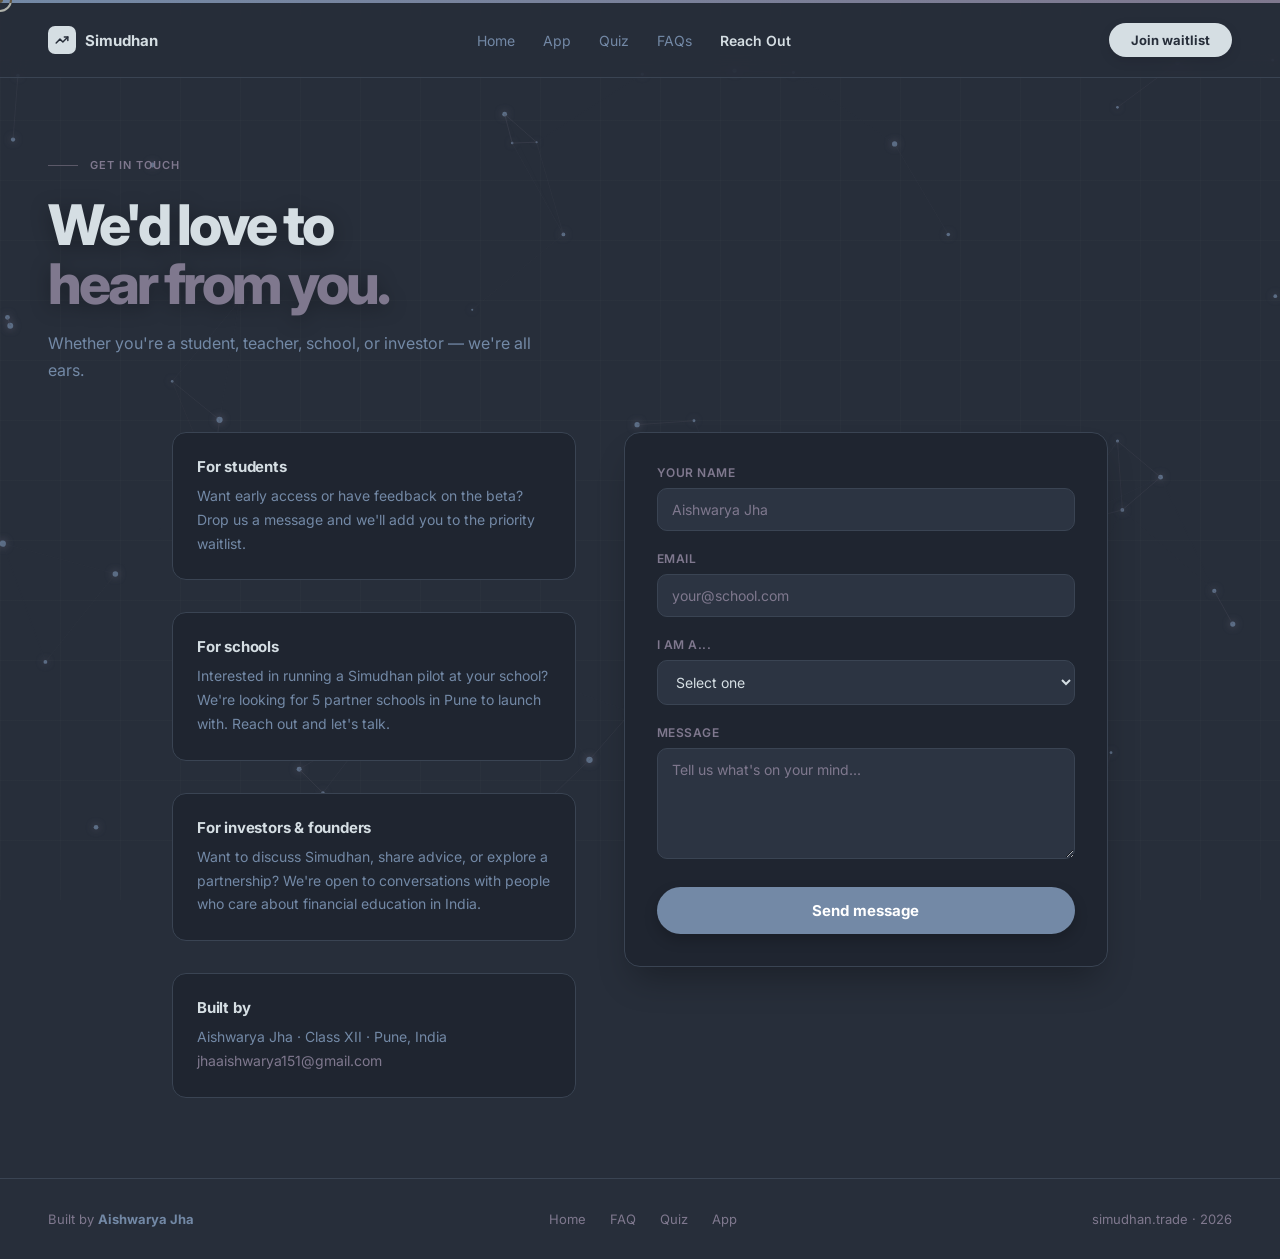
<file: contact.html>
<!DOCTYPE html>
<html lang="en">
<head>
  <meta charset="UTF-8">
  <meta name="viewport" content="width=device-width, initial-scale=1.0">
  <title>Contact — Simudhan</title>
  <link href="https://fonts.googleapis.com/css2?family=Inter:wght@300;400;500;600;700;800;900&display=swap" rel="stylesheet">
  <style>
    /* ---------- COLORMIND PALETTE ---------- */
    :root {
      --bg-primary: #272E3A;
      --bg-secondary: #1F2530;
      --bg-tertiary: #2C3442;
      --border-light: #3A4453;
      --border-medium: #5B5968;
      --text-primary: #D5DEE3;
      --text-secondary: #7389A6;
      --text-muted: #7F788E;
      --accent: #7389A6;
      --accent-glow: rgba(115, 137, 166, 0.25);
      --green: #4ade80;
      --red: #f87171;
      --gradient-shimmer: linear-gradient(90deg, #7389A6, #7F788E, #5B5968, #7389A6);
    }

    * { margin: 0; padding: 0; box-sizing: border-box; }

    body {
      font-family: 'Inter', sans-serif;
      background: var(--bg-primary);
      color: var(--text-primary);
      -webkit-font-smoothing: antialiased;
      overflow-x: hidden;
      cursor: none;
    }

    /* ---------- CUSTOM CURSOR ---------- */
    .cursor {
      width: 24px; height: 24px;
      border: 2px solid var(--text-primary);
      border-radius: 50%;
      position: fixed;
      pointer-events: none;
      z-index: 9999;
      mix-blend-mode: difference;
      transition: transform 0.15s ease, width 0.2s, height 0.2s, background 0.2s;
      transform: translate(-50%, -50%);
    }
    .cursor-dot {
      width: 6px; height: 6px;
      background: var(--text-primary);
      border-radius: 50%;
      position: fixed;
      pointer-events: none;
      z-index: 10000;
      mix-blend-mode: difference;
      transform: translate(-50%, -50%);
      transition: opacity 0.2s;
    }
    .cursor.hover {
      width: 54px; height: 54px;
      background: rgba(213, 222, 227, 0.08);
      border-color: var(--accent);
      mix-blend-mode: normal;
    }
    .cursor-dot.hover { opacity: 0; }

    /* ---------- PARTICLE BACKGROUND ---------- */
    #particle-canvas {
      position: fixed; top: 0; left: 0;
      width: 100%; height: 100%;
      z-index: 0;
      pointer-events: none;
      opacity: 0.7;
    }

    .grid-bg {
      position: fixed; inset: 0;
      background-image: 
        linear-gradient(rgba(213,222,227,0.018) 1px, transparent 1px),
        linear-gradient(90deg, rgba(213,222,227,0.018) 1px, transparent 1px);
      background-size: 60px 60px;
      pointer-events: none;
      z-index: 1;
    }

    /* ---------- TOP BAR & NAV ---------- */
    .top-bar {
      height: 3px;
      background: var(--gradient-shimmer);
      background-size: 300% 100%;
      animation: shimmer 4s linear infinite;
      position: relative;
      z-index: 100;
    }
    @keyframes shimmer { 0% { background-position: 0% 0; } 100% { background-position: 300% 0; } }

    nav {
      position: sticky; top: 0; z-index: 50;
      display: flex; align-items: center; justify-content: space-between;
      padding: 1.25rem 3rem;
      border-bottom: 1px solid var(--border-light);
      background: rgba(39, 46, 58, 0.8);
      backdrop-filter: blur(12px);
    }
    .nav-logo { display: flex; align-items: center; gap: 9px; cursor: pointer; }
    .nav-icon {
      width: 28px; height: 28px; background: var(--text-primary);
      border-radius: 7px; display: flex; align-items: center; justify-content: center;
    }
    .nav-icon svg { width: 14px; height: 14px; fill: none; stroke: var(--bg-primary); stroke-width: 2.5; stroke-linecap: round; stroke-linejoin: round; }
    .nav-name { font-size: 15px; font-weight: 700; color: var(--text-primary); }
    .nav-links { display: flex; gap: 28px; font-size: 14px; color: var(--text-secondary); align-items: center; }
    .nav-links span, .nav-links a {
      color: var(--text-secondary); text-decoration: none;
      transition: color 0.2s, transform 0.2s; cursor: pointer;
    }
    .nav-links span:hover, .nav-links a:hover { color: var(--text-primary); transform: translateY(-1px); }
    .nav-links a.active { color: var(--text-primary); font-weight: 600; }
    .nav-cta {
      background: var(--text-primary); color: var(--bg-primary);
      border: none; border-radius: 99px; padding: 9px 22px;
      font-size: 13px; font-weight: 700; cursor: pointer; text-decoration: none;
      transition: all 0.2s; box-shadow: 0 4px 12px rgba(0,0,0,0.1);
    }
    .nav-cta:hover { background: var(--accent); color: white; transform: scale(1.02); }

    /* ---------- PAGE HERO ---------- */
    .page-hero {
      position: relative; z-index: 2;
      max-width: 800px; padding: 5rem 3rem 3rem;
    }
    .eyebrow {
      display: flex; align-items: center; gap: 12px;
      margin-bottom: 1.5rem;
    }
    .eyebrow-line {
      width: 30px; height: 1px; background: var(--border-medium);
    }
    .eyebrow span {
      font-size: 11px; font-weight: 600; letter-spacing: 1px;
      text-transform: uppercase; color: var(--text-muted);
    }
    h1 {
      font-size: 56px; font-weight: 800; line-height: 1.05;
      letter-spacing: -3px; margin-bottom: 1rem;
      color: var(--text-primary); text-shadow: 0 4px 20px rgba(0,0,0,0.3);
    }
    .dim { color: var(--text-muted); }
    .page-sub {
      font-size: 16px; color: var(--text-secondary);
      line-height: 1.7; max-width: 500px;
    }

    /* ---------- CONTACT SECTION ---------- */
    .contact-wrap {
      max-width: 1000px; margin: 0 auto; padding: 0 2rem 5rem;
      position: relative; z-index: 2;
    }
    .contact-grid {
      display: grid; grid-template-columns: 1fr 1.2fr; gap: 3rem;
      align-items: start;
    }
    .contact-info { display: flex; flex-direction: column; gap: 2rem; }
    .info-block {
      background: var(--bg-secondary); border: 1px solid var(--border-light);
      border-radius: 14px; padding: 1.5rem;
      transition: transform 0.2s, box-shadow 0.2s;
    }
    .info-block:hover {
      transform: translateY(-4px);
      box-shadow: 0 15px 30px -10px rgba(0,0,0,0.3);
    }
    .info-title {
      font-size: 15px; font-weight: 700; color: var(--text-primary);
      margin-bottom: 0.5rem; letter-spacing: -0.2px;
    }
    .info-desc {
      font-size: 14px; color: var(--text-secondary); line-height: 1.7;
    }
    .info-desc span { color: var(--text-muted); }

    /* Contact Form */
    .contact-form {
      background: var(--bg-secondary); border: 1px solid var(--border-light);
      border-radius: 16px; padding: 2rem;
      display: flex; flex-direction: column; gap: 1.25rem;
      backdrop-filter: blur(8px); box-shadow: 0 20px 35px -10px rgba(0,0,0,0.3);
    }
    .form-group { display: flex; flex-direction: column; gap: 0.5rem; }
    .form-group label {
      font-size: 12px; font-weight: 600; color: var(--text-muted);
      text-transform: uppercase; letter-spacing: 0.5px;
    }
    .form-group input,
    .form-group select,
    .form-group textarea {
      background: var(--bg-tertiary); border: 1.5px solid var(--border-light);
      border-radius: 10px; padding: 12px 14px;
      font-size: 14px; color: var(--text-primary); font-family: inherit;
      outline: none; transition: border-color 0.2s, box-shadow 0.2s;
      resize: vertical;
    }
    .form-group input::placeholder,
    .form-group textarea::placeholder {
      color: var(--text-muted);
    }
    .form-group select option {
      background: var(--bg-tertiary); color: var(--text-primary);
    }
    .form-group input:focus,
    .form-group select:focus,
    .form-group textarea:focus {
      border-color: var(--accent);
      box-shadow: 0 0 0 3px var(--accent-glow);
    }
    .contact-form button {
      background: var(--accent); color: white;
      border: none; border-radius: 99px; padding: 14px;
      font-size: 15px; font-weight: 700; cursor: pointer;
      font-family: inherit; transition: all 0.2s;
      box-shadow: 0 6px 14px rgba(0,0,0,0.2);
      margin-top: 0.5rem;
    }
    .contact-form button:hover {
      background: var(--text-primary); color: var(--bg-primary);
      transform: translateY(-2px);
    }
    .form-success {
      display: none; font-size: 14px; color: var(--green);
      font-weight: 500; text-align: center; padding: 0.5rem;
    }

    /* Footer */
    footer {
      position: relative; z-index: 2; padding: 2rem 3rem;
      border-top: 1px solid var(--border-light);
      display: flex; align-items: center; justify-content: space-between;
      font-size: 13px; color: var(--text-muted);
    }
    footer strong { color: var(--text-secondary); }
    .footer-links { display: flex; gap: 24px; }
    .footer-links a {
      color: var(--text-muted); text-decoration: none; transition: color 0.2s;
    }
    .footer-links a:hover { color: var(--text-primary); }

    /* Fade-up animation */
    .fade-up {
      opacity: 0; transform: translateY(30px);
      transition: opacity 0.7s cubic-bezier(0.23,1,0.32,1), transform 0.7s cubic-bezier(0.23,1,0.32,1);
    }
    .fade-up.visible { opacity: 1; transform: translateY(0); }

    /* Magnetic effect */
    .magnetic { transition: transform 0.2s cubic-bezier(0.23,1,0.32,1); }

    /* Responsive */
    @media (max-width: 640px) {
      h1 { font-size: 42px; letter-spacing: -2px; }
      nav { padding: 1rem 1.5rem; }
      .nav-links { display: none; }
      .page-hero { padding: 4rem 1.5rem 2rem; }
      .contact-wrap { padding: 0 1.5rem 4rem; }
      .contact-grid { grid-template-columns: 1fr; gap: 2rem; }
    }
  </style>
</head>
<body>

  <!-- Custom Cursor -->
  <div class="cursor"></div>
  <div class="cursor-dot"></div>

  <!-- Particle Canvas -->
  <canvas id="particle-canvas"></canvas>
  <div class="grid-bg"></div>

  <div class="top-bar"></div>

  <nav>
    <div class="nav-logo magnetic" onclick="window.location='index.html'">
      <div class="nav-icon">
        <svg viewBox="0 0 24 24"><polyline points="22 7 13.5 15.5 8.5 10.5 2 17"/><polyline points="16 7 22 7 22 13"/></svg>
      </div>
      <span class="nav-name">Simudhan</span>
    </div>
    <div class="nav-links">
      <span onclick="window.location='index.html'">Home</span>
      <span onclick="window.location='trade.html'">App</span>
      <span onclick="window.location='quiz.html'">Quiz</span>
      <span onclick="window.location='faq.html'">FAQs</span>
      <a href="contact.html" class="active">Reach Out</a>
    </div>
    <a href="index.html#waitlist" class="nav-cta magnetic">Join waitlist</a>
  </nav>

  <div class="page-hero">
    <div class="eyebrow"><div class="eyebrow-line"></div><span>Get in touch</span></div>
    <h1>We'd love to<br><span class="dim">hear from you.</span></h1>
    <p class="page-sub">Whether you're a student, teacher, school, or investor — we're all ears.</p>
  </div>

  <div class="contact-wrap">
    <div class="contact-grid">
      <div class="contact-info">
        <div class="info-block fade-up">
          <div class="info-title">For students</div>
          <div class="info-desc">Want early access or have feedback on the beta? Drop us a message and we'll add you to the priority waitlist.</div>
        </div>
        <div class="info-block fade-up">
          <div class="info-title">For schools</div>
          <div class="info-desc">Interested in running a Simudhan pilot at your school? We're looking for 5 partner schools in Pune to launch with. Reach out and let's talk.</div>
        </div>
        <div class="info-block fade-up">
          <div class="info-title">For investors & founders</div>
          <div class="info-desc">Want to discuss Simudhan, share advice, or explore a partnership? We're open to conversations with people who care about financial education in India.</div>
        </div>
        <div class="info-block fade-up">
          <div class="info-title">Built by</div>
          <div class="info-desc">Aishwarya Jha · Class XII · Pune, India<br><span>jhaaishwarya151@gmail.com</span></div>
        </div>
      </div>

      <div class="contact-form fade-up">
        <div class="form-group">
          <label>Your name</label>
          <input type="text" id="cName" placeholder="Aishwarya Jha" />
        </div>
        <div class="form-group">
          <label>Email</label>
          <input type="email" id="cEmail" placeholder="your@school.com" />
        </div>
        <div class="form-group">
          <label>I am a...</label>
          <select id="cType">
            <option value="">Select one</option>
            <option>Student</option>
            <option>Teacher / School</option>
            <option>Parent</option>
            <option>Investor / Founder</option>
            <option>Just curious</option>
          </select>
        </div>
        <div class="form-group">
          <label>Message</label>
          <textarea id="cMsg" placeholder="Tell us what's on your mind..." rows="5"></textarea>
        </div>
        <button class="magnetic" onclick="submitForm()">Send message</button>
        <div class="form-success" id="formSuccess">Message sent! We'll get back to you soon.</div>
      </div>
    </div>
  </div>

  <footer>
    <span>Built by <strong>Aishwarya Jha</strong></span>
    <div class="footer-links">
      <a href="index.html">Home</a>
      <a href="faq.html">FAQ</a>
      <a href="quiz.html">Quiz</a>
      <a href="trade.html">App</a>
    </div>
    <span>simudhan.trade · 2026</span>
  </footer>

  <script>
    (function(){
      "use strict";

      // ---------- CUSTOM CURSOR & MAGNETIC ----------
      const cursor = document.querySelector('.cursor');
      const cursorDot = document.querySelector('.cursor-dot');
      document.addEventListener('mousemove', (e) => {
        cursor.style.left = e.clientX + 'px';
        cursor.style.top = e.clientY + 'px';
        cursorDot.style.left = e.clientX + 'px';
        cursorDot.style.top = e.clientY + 'px';
      });
      const magnets = document.querySelectorAll('.magnetic');
      magnets.forEach(el => {
        el.addEventListener('mouseenter', () => { cursor.classList.add('hover'); cursorDot.classList.add('hover'); });
        el.addEventListener('mouseleave', () => { cursor.classList.remove('hover'); cursorDot.classList.remove('hover'); });
      });

      // ---------- PARTICLE NETWORK ----------
      const canvas = document.getElementById('particle-canvas');
      const ctx = canvas.getContext('2d');
      let width, height;
      let particles = [];
      const particleCount = 60;
      const connectionDistance = 140;
      let mouse = { x: null, y: null, radius: 100 };

      function initCanvas() {
        width = window.innerWidth;
        height = window.innerHeight;
        canvas.width = width;
        canvas.height = height;
        particles = [];
        for (let i = 0; i < particleCount; i++) {
          particles.push({
            x: Math.random() * width,
            y: Math.random() * height,
            vx: (Math.random() - 0.5) * 0.6,
            vy: (Math.random() - 0.5) * 0.6,
            size: Math.random() * 2.2 + 1
          });
        }
      }

      function drawParticles() {
        ctx.clearRect(0, 0, width, height);
        particles.forEach(p => {
          p.x += p.vx;
          p.y += p.vy;
          if (p.x < 0 || p.x > width) p.vx *= -1;
          if (p.y < 0 || p.y > height) p.vy *= -1;
          if (mouse.x && mouse.y) {
            let dx = p.x - mouse.x;
            let dy = p.y - mouse.y;
            let dist = Math.sqrt(dx*dx + dy*dy);
            if (dist < mouse.radius) {
              let force = (mouse.radius - dist) / mouse.radius;
              let angle = Math.atan2(dy, dx);
              p.x += Math.cos(angle) * force * 5;
              p.y += Math.sin(angle) * force * 5;
            }
          }
          ctx.beginPath();
          ctx.arc(p.x, p.y, p.size, 0, Math.PI*2);
          ctx.fillStyle = '#7389A6';
          ctx.shadowColor = '#7F788E';
          ctx.shadowBlur = 8;
          ctx.fill();
        });
        ctx.shadowBlur = 0;
        ctx.strokeStyle = '#5B5968';
        ctx.lineWidth = 0.5;
        for (let i = 0; i < particles.length; i++) {
          for (let j = i+1; j < particles.length; j++) {
            let dx = particles[i].x - particles[j].x;
            let dy = particles[i].y - particles[j].y;
            let dist = Math.sqrt(dx*dx + dy*dy);
            if (dist < connectionDistance) {
              ctx.globalAlpha = 1 - dist/connectionDistance;
              ctx.beginPath();
              ctx.moveTo(particles[i].x, particles[i].y);
              ctx.lineTo(particles[j].x, particles[j].y);
              ctx.stroke();
            }
          }
        }
        ctx.globalAlpha = 1.0;
        requestAnimationFrame(drawParticles);
      }

      window.addEventListener('resize', initCanvas);
      document.addEventListener('mousemove', (e) => { mouse.x = e.clientX; mouse.y = e.clientY; });
      document.addEventListener('mouseleave', () => { mouse.x = null; mouse.y = null; });
      initCanvas();
      drawParticles();

      // ---------- FORM SUBMISSION ----------
      window.submitForm = function() {
        const name = document.getElementById('cName').value.trim();
        const email = document.getElementById('cEmail').value.trim();
        const msg = document.getElementById('cMsg').value.trim();
        if (!name || !email || !msg) {
          alert('Please fill in all required fields.');
          return;
        }
        // Clear form
        document.getElementById('cName').value = '';
        document.getElementById('cEmail').value = '';
        document.getElementById('cMsg').value = '';
        document.getElementById('cType').value = '';
        // Show success message
        const successEl = document.getElementById('formSuccess');
        successEl.style.display = 'block';
        setTimeout(() => { successEl.style.display = 'none'; }, 5000);
      };

      // ---------- FADE-UP OBSERVER ----------
      const observer = new IntersectionObserver((entries) => {
        entries.forEach(entry => {
          if (entry.isIntersecting) entry.target.classList.add('visible');
        });
      }, { threshold: 0.1 });
      document.querySelectorAll('.fade-up').forEach(el => observer.observe(el));

    })();
  </script>
</body>
</html>
</file>
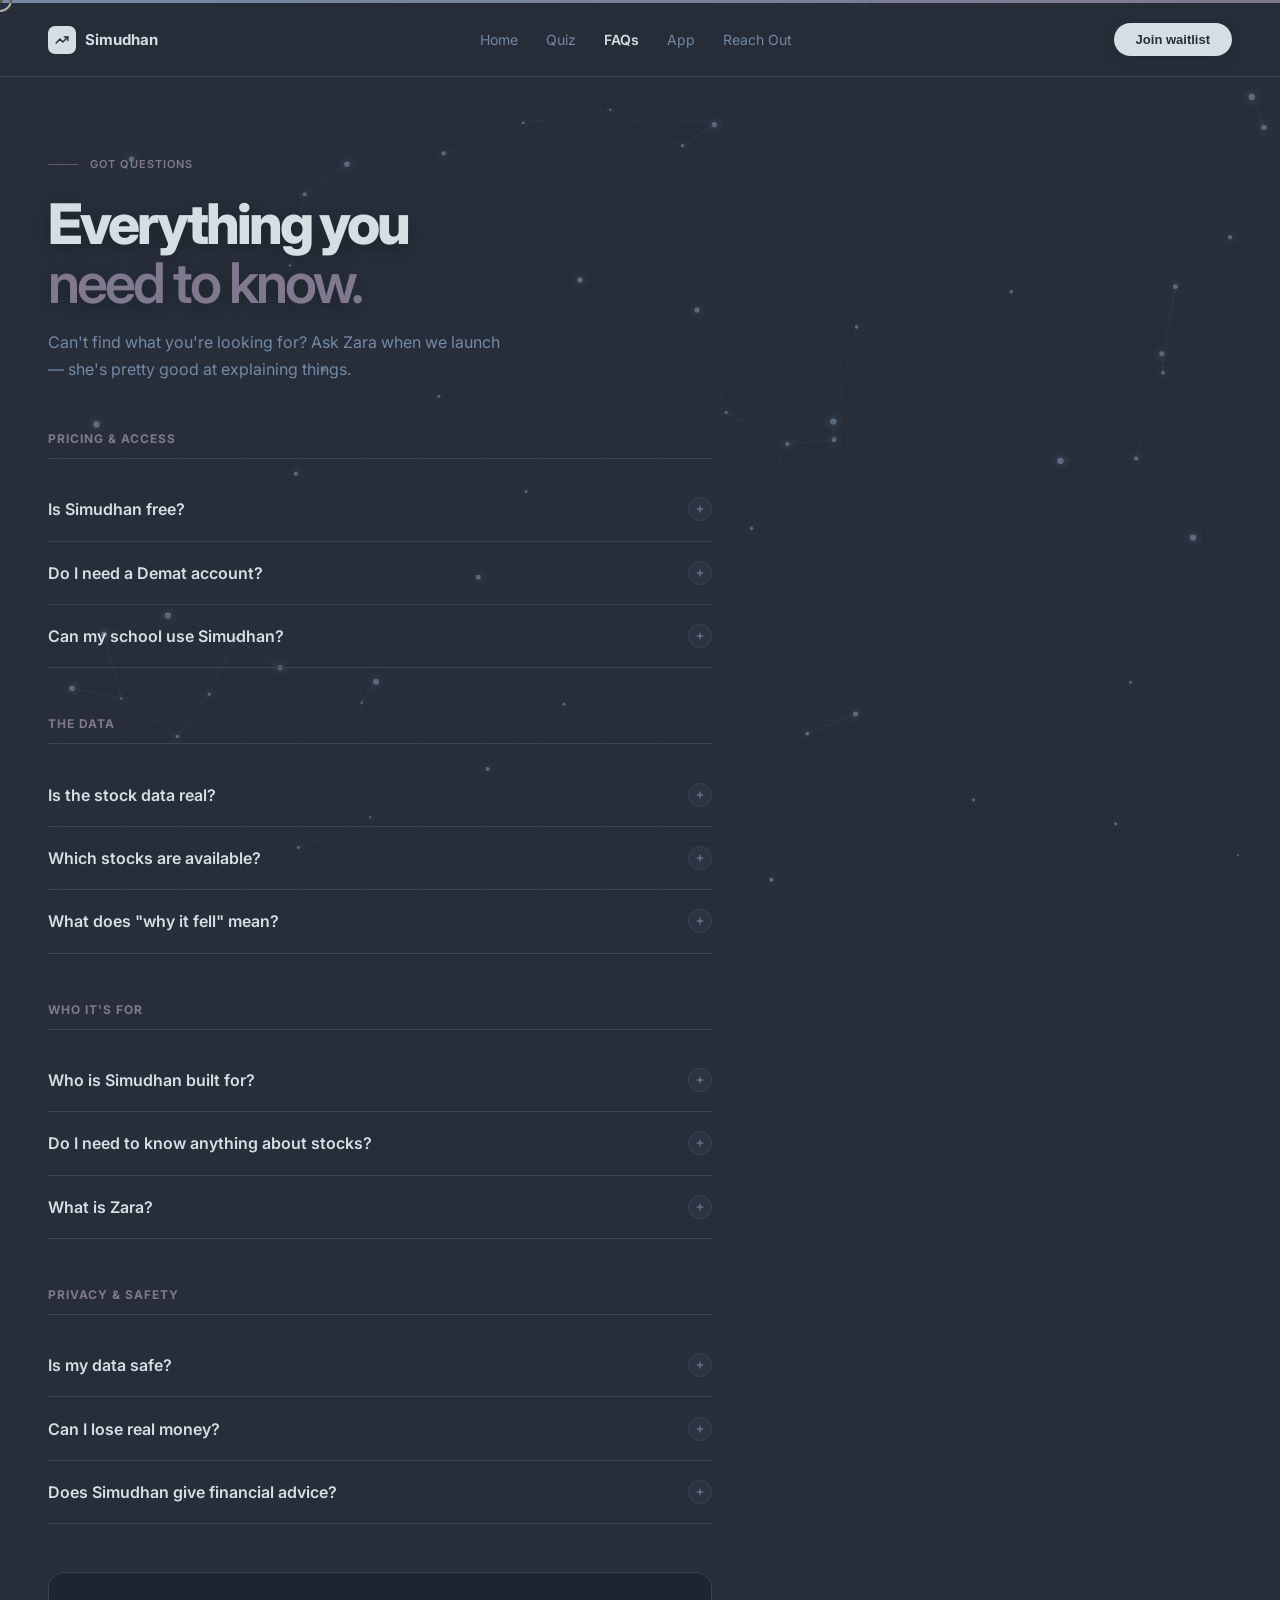
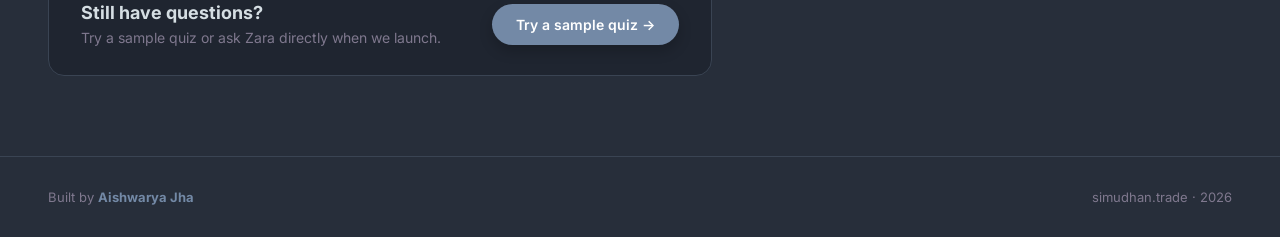
<file: faq.html>
<!DOCTYPE html>
<html lang="en">
<head>
  <meta charset="UTF-8">
  <meta name="viewport" content="width=device-width, initial-scale=1.0">
  <title>FAQ — Simudhan</title>
  <link href="https://fonts.googleapis.com/css2?family=Inter:wght@300;400;500;600;700;800;900&display=swap" rel="stylesheet">
  <style>
    /* ---------- COLORMIND PALETTE ---------- */
    :root {
      --bg-primary: #272E3A;
      --bg-secondary: #1F2530;
      --bg-tertiary: #2C3442;
      --border-light: #3A4453;
      --border-medium: #5B5968;
      --text-primary: #D5DEE3;
      --text-secondary: #7389A6;
      --text-muted: #7F788E;
      --accent: #7389A6;
      --accent-glow: rgba(115, 137, 166, 0.25);
      --green: #4ade80;
      --red: #f87171;
      --gradient-shimmer: linear-gradient(90deg, #7389A6, #7F788E, #5B5968, #7389A6);
    }

    * { margin: 0; padding: 0; box-sizing: border-box; }

    body {
      font-family: 'Inter', sans-serif;
      background: var(--bg-primary);
      color: var(--text-primary);
      -webkit-font-smoothing: antialiased;
      overflow-x: hidden;
      cursor: none;
    }

    /* ---------- CUSTOM CURSOR ---------- */
    .cursor {
      width: 24px; height: 24px;
      border: 2px solid var(--text-primary);
      border-radius: 50%;
      position: fixed;
      pointer-events: none;
      z-index: 9999;
      mix-blend-mode: difference;
      transition: transform 0.15s ease, width 0.2s, height 0.2s, background 0.2s;
      transform: translate(-50%, -50%);
    }
    .cursor-dot {
      width: 6px; height: 6px;
      background: var(--text-primary);
      border-radius: 50%;
      position: fixed;
      pointer-events: none;
      z-index: 10000;
      mix-blend-mode: difference;
      transform: translate(-50%, -50%);
      transition: opacity 0.2s;
    }
    .cursor.hover {
      width: 54px; height: 54px;
      background: rgba(213, 222, 227, 0.08);
      border-color: var(--accent);
      mix-blend-mode: normal;
    }
    .cursor-dot.hover { opacity: 0; }

    /* ---------- PARTICLE BACKGROUND ---------- */
    #particle-canvas {
      position: fixed; top: 0; left: 0;
      width: 100%; height: 100%;
      z-index: 0;
      pointer-events: none;
      opacity: 0.7;
    }

    .grid-bg {
      position: fixed; inset: 0;
      background-image: 
        linear-gradient(rgba(213,222,227,0.018) 1px, transparent 1px),
        linear-gradient(90deg, rgba(213,222,227,0.018) 1px, transparent 1px);
      background-size: 60px 60px;
      pointer-events: none;
      z-index: 1;
    }

    /* ---------- TOP BAR & NAV ---------- */
    .top-bar {
      height: 3px;
      background: var(--gradient-shimmer);
      background-size: 300% 100%;
      animation: shimmer 4s linear infinite;
      position: relative;
      z-index: 100;
    }
    @keyframes shimmer { 0% { background-position: 0% 0; } 100% { background-position: 300% 0; } }

    nav {
      position: sticky; top: 0; z-index: 50;
      display: flex; align-items: center; justify-content: space-between;
      padding: 1.25rem 3rem;
      border-bottom: 1px solid var(--border-light);
      background: rgba(39, 46, 58, 0.8);
      backdrop-filter: blur(12px);
    }
    .nav-logo { display: flex; align-items: center; gap: 9px; cursor: pointer; }
    .nav-icon {
      width: 28px; height: 28px; background: var(--text-primary);
      border-radius: 7px; display: flex; align-items: center; justify-content: center;
    }
    .nav-icon svg { width: 14px; height: 14px; fill: none; stroke: var(--bg-primary); stroke-width: 2.5; stroke-linecap: round; stroke-linejoin: round; }
    .nav-name { font-size: 15px; font-weight: 700; color: var(--text-primary); }
    .nav-links { display: flex; gap: 28px; font-size: 14px; color: var(--text-secondary); cursor: pointer; align-items: center; }
    .nav-links span { transition: color 0.2s, transform 0.2s; }
    .nav-links span:hover { color: var(--text-primary); transform: translateY(-1px); }
    .nav-links span.active { color: var(--text-primary); font-weight: 600; }
    .nav-cta {
      background: var(--text-primary); color: var(--bg-primary);
      border: none; border-radius: 99px; padding: 9px 22px;
      font-size: 13px; font-weight: 700; cursor: pointer;
      transition: all 0.2s; box-shadow: 0 4px 12px rgba(0,0,0,0.1);
    }
    .nav-cta:hover { background: var(--accent); color: white; transform: scale(1.02); }

    /* ---------- PAGE HERO ---------- */
    .page-hero {
      position: relative; z-index: 2;
      max-width: 720px; padding: 5rem 3rem 3rem;
    }
    .eyebrow {
      display: flex; align-items: center; gap: 12px;
      margin-bottom: 1.5rem;
    }
    .eyebrow-line {
      width: 30px; height: 1px; background: var(--border-medium);
    }
    .eyebrow span {
      font-size: 11px; font-weight: 600; letter-spacing: 1px;
      text-transform: uppercase; color: var(--text-muted);
    }
    h1 {
      font-size: 56px; font-weight: 800; line-height: 1.05;
      letter-spacing: -3px; margin-bottom: 1rem;
      color: var(--text-primary); text-shadow: 0 4px 20px rgba(0,0,0,0.3);
    }
    .light { color: var(--text-muted); font-weight: 600; }
    .subline {
      font-size: 16px; color: var(--text-secondary);
      line-height: 1.7; max-width: 460px;
    }

    /* ---------- FAQ CONTAINER ---------- */
    .faq-wrap {
      max-width: 760px; padding: 0 3rem 5rem;
      position: relative; z-index: 2;
    }
    .faq-section { margin-bottom: 3rem; }
    .faq-section-title {
      font-size: 12px; font-weight: 700; color: var(--text-muted);
      text-transform: uppercase; letter-spacing: 1px;
      margin-bottom: 1.2rem; padding-bottom: 0.75rem;
      border-bottom: 1px solid var(--border-light);
    }
    .faq-item {
      padding: 1.2rem 0;
      border-bottom: 1px solid var(--border-light);
      cursor: pointer;
      transition: background 0.2s;
    }
    .faq-item:hover { background: rgba(115, 137, 166, 0.05); }
    .faq-q {
      display: flex; justify-content: space-between; align-items: center;
      gap: 16px; font-size: 16px; font-weight: 600;
      color: var(--text-primary);
    }
    .faq-icon {
      width: 24px; height: 24px; border-radius: 50%;
      background: var(--bg-tertiary); border: 1px solid var(--border-light);
      display: flex; align-items: center; justify-content: center;
      flex-shrink: 0; transition: all 0.2s;
    }
    .faq-icon svg {
      width: 10px; height: 10px; fill: none;
      stroke: var(--text-secondary); stroke-width: 2.5;
      stroke-linecap: round; transition: transform 0.2s;
    }
    .faq-item.open .faq-icon {
      background: var(--accent); border-color: var(--accent);
    }
    .faq-item.open .faq-icon svg {
      stroke: white; transform: rotate(45deg);
    }
    .faq-a {
      display: none; font-size: 14px; color: var(--text-secondary);
      line-height: 1.7; margin-top: 1rem; max-width: 620px;
      padding-right: 1rem;
    }

    /* CTA Block */
    .faq-cta {
      background: var(--bg-secondary); border: 1px solid var(--border-light);
      border-radius: 16px; padding: 1.8rem 2rem;
      display: flex; align-items: center; justify-content: space-between;
      gap: 1.5rem; flex-wrap: wrap; margin-top: 2rem;
      backdrop-filter: blur(8px);
    }
    .cta-title {
      font-size: 18px; font-weight: 700; margin-bottom: 6px;
      color: var(--text-primary);
    }
    .cta-sub {
      font-size: 14px; color: var(--text-muted);
    }
    .faq-cta button {
      background: var(--accent); color: white;
      border: none; border-radius: 99px; padding: 12px 24px;
      font-size: 14px; font-weight: 600; cursor: pointer;
      font-family: inherit; white-space: nowrap;
      transition: all 0.2s; box-shadow: 0 6px 14px rgba(0,0,0,0.2);
    }
    .faq-cta button:hover {
      background: var(--text-primary); color: var(--bg-primary);
      transform: translateY(-2px);
    }

    /* Footer */
    footer {
      position: relative; z-index: 2; padding: 2rem 3rem;
      border-top: 1px solid var(--border-light);
      display: flex; align-items: center; justify-content: space-between;
      font-size: 13px; color: var(--text-muted);
    }
    footer strong { color: var(--text-secondary); }

    /* Magnetic effect */
    .magnetic { transition: transform 0.2s cubic-bezier(0.23,1,0.32,1); }

    /* Responsive */
    @media (max-width: 640px) {
      h1 { font-size: 42px; letter-spacing: -2px; }
      nav { padding: 1rem 1.5rem; }
      .nav-links { display: none; }
      .page-hero { padding: 4rem 1.5rem 2rem; }
      .faq-wrap { padding: 0 1.5rem 4rem; }
      .faq-cta { flex-direction: column; align-items: flex-start; }
    }
  </style>
</head>
<body>

  <!-- Custom Cursor -->
  <div class="cursor"></div>
  <div class="cursor-dot"></div>

  <!-- Particle Canvas -->
  <canvas id="particle-canvas"></canvas>
  <div class="grid-bg"></div>

  <div class="top-bar"></div>

  <nav>
    <div class="nav-logo magnetic" onclick="window.location='index.html'">
      <div class="nav-icon">
        <svg viewBox="0 0 24 24"><polyline points="22 7 13.5 15.5 8.5 10.5 2 17"/><polyline points="16 7 22 7 22 13"/></svg>
      </div>
      <span class="nav-name">Simudhan</span>
    </div>
    <div class="nav-links">
      <span onclick="window.location='index.html'">Home</span>
      <span onclick="window.location='quiz.html'">Quiz</span>
      <span class="active">FAQs</span>
      <span onclick="window.location='trade.html'">App</span>
      <span onclick="window.location='contact.html'">Reach Out</span>
    </div>
    <button class="nav-cta magnetic" onclick="window.location='index.html#waitlist'">Join waitlist</button>
  </nav>

  <div class="page-hero">
    <div class="eyebrow">
      <div class="eyebrow-line"></div>
      <span>Got questions</span>
    </div>
    <h1>Everything you<br><span class="light">need to know.</span></h1>
    <p class="subline">Can't find what you're looking for? Ask Zara when we launch — she's pretty good at explaining things.</p>
  </div>

  <div class="faq-wrap">
    <!-- Pricing & access -->
    <div class="faq-section">
      <div class="faq-section-title">Pricing & access</div>
      <div class="faq-item" onclick="toggle(this)">
        <div class="faq-q">
          <span>Is Simudhan free?</span>
          <div class="faq-icon">
            <svg viewBox="0 0 24 24"><line x1="12" y1="5" x2="12" y2="19"/><line x1="5" y1="12" x2="19" y2="12"/></svg>
          </div>
        </div>
        <div class="faq-a">Yes — completely free for students, always. We believe financial education should be accessible to every teenager in India, not just those who can afford a subscription. We may introduce premium features for schools and teachers later, but the core student experience will never be paywalled.</div>
      </div>
      <div class="faq-item" onclick="toggle(this)">
        <div class="faq-q">
          <span>Do I need a Demat account?</span>
          <div class="faq-icon">
            <svg viewBox="0 0 24 24"><line x1="12" y1="5" x2="12" y2="19"/><line x1="5" y1="12" x2="19" y2="12"/></svg>
          </div>
        </div>
        <div class="faq-a">No. Simudhan is a paper trading simulator — all money is virtual. You need nothing except a school email to sign up. No Demat account, no bank account, no real money involved at any point. You're under 18 — you can't open a Demat account anyway, and that's exactly why we built this.</div>
      </div>
      <div class="faq-item" onclick="toggle(this)">
        <div class="faq-q">
          <span>Can my school use Simudhan?</span>
          <div class="faq-icon">
            <svg viewBox="0 0 24 24"><line x1="12" y1="5" x2="12" y2="19"/><line x1="5" y1="12" x2="19" y2="12"/></svg>
          </div>
        </div>
        <div class="faq-a">Absolutely — and we'd love that. We're building a teacher dashboard where schools can set up class-wide challenges, monitor student progress, and run semester-long trading competitions. If you're a teacher or school administrator interested in a pilot, join the waitlist and mention your school.</div>
      </div>
    </div>

    <!-- The data -->
    <div class="faq-section">
      <div class="faq-section-title">The data</div>
      <div class="faq-item" onclick="toggle(this)">
        <div class="faq-q">
          <span>Is the stock data real?</span>
          <div class="faq-icon">
            <svg viewBox="0 0 24 24"><line x1="12" y1="5" x2="12" y2="19"/><line x1="5" y1="12" x2="19" y2="12"/></svg>
          </div>
        </div>
        <div class="faq-a">Yes — with a 15-minute delay. We use real NSE stock prices, delayed by 15 minutes as required for non-brokerage educational platforms. This means prices reflect actual market conditions. The delay is a legal requirement, not a limitation. 15-min delayed is displayed at all times so you always know.</div>
      </div>
      <div class="faq-item" onclick="toggle(this)">
        <div class="faq-q">
          <span>Which stocks are available?</span>
          <div class="faq-icon">
            <svg viewBox="0 0 24 24"><line x1="12" y1="5" x2="12" y2="19"/><line x1="5" y1="12" x2="19" y2="12"/></svg>
          </div>
        </div>
        <div class="faq-a">All Nifty 50 stocks are available on launch — RELIANCE, TCS, HDFCBANK, INFY, ITC, TATAMOTORS, WIPRO, SUNPHARMA, and 42 more. We'll expand to Nifty 100 and then Nifty 500 as the platform grows.</div>
      </div>
      <div class="faq-item" onclick="toggle(this)">
        <div class="faq-q">
          <span>What does "why it fell" mean?</span>
          <div class="faq-icon">
            <svg viewBox="0 0 24 24"><line x1="12" y1="5" x2="12" y2="19"/><line x1="5" y1="12" x2="19" y2="12"/></svg>
          </div>
        </div>
        <div class="faq-a">It's our most important feature. Every time a stock in your portfolio drops, a button appears — "why it fell." Tapping it shows a plain-language explanation of the reason: earnings miss, FII selling, sector rotation, RBI policy, or whatever the actual cause was. Every term in that explanation is clickable.</div>
      </div>
    </div>

    <!-- Who it's for -->
    <div class="faq-section">
      <div class="faq-section-title">Who it's for</div>
      <div class="faq-item" onclick="toggle(this)">
        <div class="faq-q">
          <span>Who is Simudhan built for?</span>
          <div class="faq-icon">
            <svg viewBox="0 0 24 24"><line x1="12" y1="5" x2="12" y2="19"/><line x1="5" y1="12" x2="19" y2="12"/></svg>
          </div>
        </div>
        <div class="faq-a">Primarily Indian secondary school students aged 14–18. No prior knowledge of finance required — Simudhan starts from zero and builds up. That said, college students and young adults who are complete beginners will find it just as useful.</div>
      </div>
      <div class="faq-item" onclick="toggle(this)">
        <div class="faq-q">
          <span>Do I need to know anything about stocks?</span>
          <div class="faq-icon">
            <svg viewBox="0 0 24 24"><line x1="12" y1="5" x2="12" y2="19"/><line x1="5" y1="12" x2="19" y2="12"/></svg>
          </div>
        </div>
        <div class="faq-a">Not even a little. The whole point of Simudhan is to teach you by doing. You'll learn what a P/E ratio is by watching it affect your portfolio, not by reading a definition. Every unfamiliar term is clickable. Zara our AI tutor can explain anything from scratch.</div>
      </div>
      <div class="faq-item" onclick="toggle(this)">
        <div class="faq-q">
          <span>What is Zara?</span>
          <div class="faq-icon">
            <svg viewBox="0 0 24 24"><line x1="12" y1="5" x2="12" y2="19"/><line x1="5" y1="12" x2="19" y2="12"/></svg>
          </div>
        </div>
        <div class="faq-a">Zara is Simudhan's AI trading tutor. She lives inside the app and answers any question about markets, your portfolio, or financial concepts in plain language with Indian examples. She won't tell you what to buy. She'll help you understand why.</div>
      </div>
    </div>

    <!-- Privacy & safety -->
    <div class="faq-section">
      <div class="faq-section-title">Privacy & safety</div>
      <div class="faq-item" onclick="toggle(this)">
        <div class="faq-q">
          <span>Is my data safe?</span>
          <div class="faq-icon">
            <svg viewBox="0 0 24 24"><line x1="12" y1="5" x2="12" y2="19"/><line x1="5" y1="12" x2="19" y2="12"/></svg>
          </div>
        </div>
        <div class="faq-a">Yes. We collect only what's necessary — your school email and your in-app trading activity. We never sell your data to third parties. All data is encrypted in transit and at rest. Since Simudhan is designed for students under 18, we take data protection especially seriously.</div>
      </div>
      <div class="faq-item" onclick="toggle(this)">
        <div class="faq-q">
          <span>Can I lose real money?</span>
          <div class="faq-icon">
            <svg viewBox="0 0 24 24"><line x1="12" y1="5" x2="12" y2="19"/><line x1="5" y1="12" x2="19" y2="12"/></svg>
          </div>
        </div>
        <div class="faq-a">Absolutely not. Every rupee on Simudhan is virtual. You start with ₹1,00,000 of virtual money. No real money is ever involved, no payment is ever taken. You can lose your entire virtual portfolio and it costs you nothing except a lesson learned — which is exactly the point.</div>
      </div>
      <div class="faq-item" onclick="toggle(this)">
        <div class="faq-q">
          <span>Does Simudhan give financial advice?</span>
          <div class="faq-icon">
            <svg viewBox="0 0 24 24"><line x1="12" y1="5" x2="12" y2="19"/><line x1="5" y1="12" x2="19" y2="12"/></svg>
          </div>
        </div>
        <div class="faq-a">No — and we're very clear about this. Simudhan is an educational simulator, not a financial advisor. Zara explains concepts and market events but never recommends buying or selling a specific stock. All content is for educational purposes only.</div>
      </div>
    </div>

    <div class="faq-cta">
      <div>
        <div class="cta-title">Still have questions?</div>
        <div class="cta-sub">Try a sample quiz or ask Zara directly when we launch.</div>
      </div>
      <button class="magnetic" onclick="window.location='quiz.html'">Try a sample quiz →</button>
    </div>
  </div>

  <footer>
    <span>Built by <strong>Aishwarya Jha</strong></span>
    <span>simudhan.trade · 2026</span>
  </footer>

  <script>
    (function(){
      "use strict";

      // ---------- CUSTOM CURSOR & MAGNETIC ----------
      const cursor = document.querySelector('.cursor');
      const cursorDot = document.querySelector('.cursor-dot');
      document.addEventListener('mousemove', (e) => {
        cursor.style.left = e.clientX + 'px';
        cursor.style.top = e.clientY + 'px';
        cursorDot.style.left = e.clientX + 'px';
        cursorDot.style.top = e.clientY + 'px';
      });
      const magnets = document.querySelectorAll('.magnetic');
      magnets.forEach(el => {
        el.addEventListener('mouseenter', () => { cursor.classList.add('hover'); cursorDot.classList.add('hover'); });
        el.addEventListener('mouseleave', () => { cursor.classList.remove('hover'); cursorDot.classList.remove('hover'); });
      });

      // ---------- PARTICLE NETWORK ----------
      const canvas = document.getElementById('particle-canvas');
      const ctx = canvas.getContext('2d');
      let width, height;
      let particles = [];
      const particleCount = 60;
      const connectionDistance = 140;
      let mouse = { x: null, y: null, radius: 100 };

      function initCanvas() {
        width = window.innerWidth;
        height = window.innerHeight;
        canvas.width = width;
        canvas.height = height;
        particles = [];
        for (let i = 0; i < particleCount; i++) {
          particles.push({
            x: Math.random() * width,
            y: Math.random() * height,
            vx: (Math.random() - 0.5) * 0.6,
            vy: (Math.random() - 0.5) * 0.6,
            size: Math.random() * 2.2 + 1
          });
        }
      }

      function drawParticles() {
        ctx.clearRect(0, 0, width, height);
        particles.forEach(p => {
          p.x += p.vx;
          p.y += p.vy;
          if (p.x < 0 || p.x > width) p.vx *= -1;
          if (p.y < 0 || p.y > height) p.vy *= -1;
          if (mouse.x && mouse.y) {
            let dx = p.x - mouse.x;
            let dy = p.y - mouse.y;
            let dist = Math.sqrt(dx*dx + dy*dy);
            if (dist < mouse.radius) {
              let force = (mouse.radius - dist) / mouse.radius;
              let angle = Math.atan2(dy, dx);
              p.x += Math.cos(angle) * force * 5;
              p.y += Math.sin(angle) * force * 5;
            }
          }
          ctx.beginPath();
          ctx.arc(p.x, p.y, p.size, 0, Math.PI*2);
          ctx.fillStyle = '#7389A6';
          ctx.shadowColor = '#7F788E';
          ctx.shadowBlur = 8;
          ctx.fill();
        });
        ctx.shadowBlur = 0;
        ctx.strokeStyle = '#5B5968';
        ctx.lineWidth = 0.5;
        for (let i = 0; i < particles.length; i++) {
          for (let j = i+1; j < particles.length; j++) {
            let dx = particles[i].x - particles[j].x;
            let dy = particles[i].y - particles[j].y;
            let dist = Math.sqrt(dx*dx + dy*dy);
            if (dist < connectionDistance) {
              ctx.globalAlpha = 1 - dist/connectionDistance;
              ctx.beginPath();
              ctx.moveTo(particles[i].x, particles[i].y);
              ctx.lineTo(particles[j].x, particles[j].y);
              ctx.stroke();
            }
          }
        }
        ctx.globalAlpha = 1.0;
        requestAnimationFrame(drawParticles);
      }

      window.addEventListener('resize', initCanvas);
      document.addEventListener('mousemove', (e) => { mouse.x = e.clientX; mouse.y = e.clientY; });
      document.addEventListener('mouseleave', () => { mouse.x = null; mouse.y = null; });
      initCanvas();
      drawParticles();

      // ---------- FAQ TOGGLE ----------
      window.toggle = function(item) {
        const isOpen = item.classList.contains('open');
        // Close all others
        document.querySelectorAll('.faq-item').forEach(i => {
          i.classList.remove('open');
          i.querySelector('.faq-a').style.display = 'none';
        });
        if (!isOpen) {
          item.classList.add('open');
          item.querySelector('.faq-a').style.display = 'block';
        }
      };

    })();
  </script>
</body>
</html>
</file>
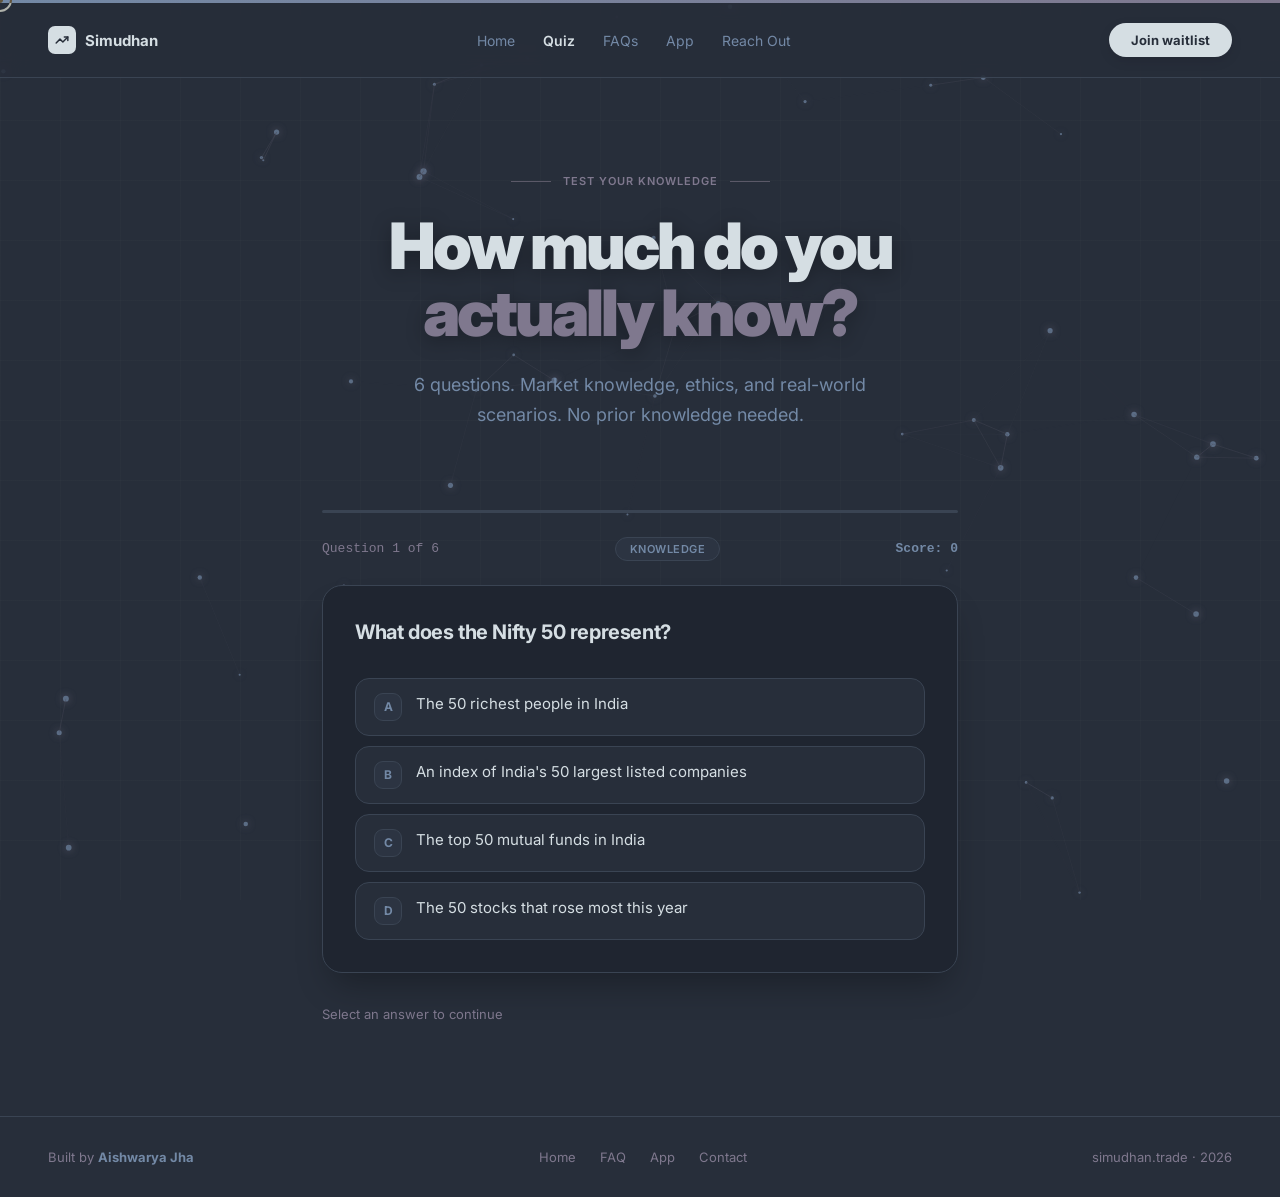
<file: quiz.html>
<!DOCTYPE html>
<html lang="en">
<head>
  <meta charset="UTF-8">
  <meta name="viewport" content="width=device-width, initial-scale=1.0">
  <title>Quiz — Simudhan</title>
  <link href="https://fonts.googleapis.com/css2?family=Inter:wght@300;400;500;600;700;800;900&display=swap" rel="stylesheet">
  <style>
    /* ---------- COLORMIND PALETTE (same as index) ---------- */
    :root {
      --bg-primary: #272E3A;
      --bg-secondary: #1F2530;
      --bg-tertiary: #2C3442;
      --border-light: #3A4453;
      --border-medium: #5B5968;
      --text-primary: #D5DEE3;
      --text-secondary: #7389A6;
      --text-muted: #7F788E;
      --accent: #7389A6;
      --accent-glow: rgba(115, 137, 166, 0.25);
      --green: #4ade80;
      --red: #f87171;
      --gradient-shimmer: linear-gradient(90deg, #7389A6, #7F788E, #5B5968, #7389A6);
    }

    * { box-sizing: border-box; margin: 0; padding: 0; }

    body {
      font-family: 'Inter', sans-serif;
      background: var(--bg-primary);
      color: var(--text-primary);
      -webkit-font-smoothing: antialiased;
      overflow-x: hidden;
      cursor: none;
    }

    /* ---------- CUSTOM CURSOR ---------- */
    .cursor {
      width: 24px; height: 24px;
      border: 2px solid var(--text-primary);
      border-radius: 50%;
      position: fixed;
      pointer-events: none;
      z-index: 9999;
      mix-blend-mode: difference;
      transition: transform 0.15s ease, width 0.2s, height 0.2s, background 0.2s;
      transform: translate(-50%, -50%);
    }
    .cursor-dot {
      width: 6px; height: 6px;
      background: var(--text-primary);
      border-radius: 50%;
      position: fixed;
      pointer-events: none;
      z-index: 10000;
      mix-blend-mode: difference;
      transform: translate(-50%, -50%);
      transition: opacity 0.2s;
    }
    .cursor.hover {
      width: 54px; height: 54px;
      background: rgba(213, 222, 227, 0.08);
      border-color: var(--accent);
      mix-blend-mode: normal;
    }
    .cursor-dot.hover { opacity: 0; }

    /* ---------- PARTICLE BACKGROUND ---------- */
    #particle-canvas {
      position: fixed; top: 0; left: 0;
      width: 100%; height: 100%;
      z-index: 0;
      pointer-events: none;
      opacity: 0.7;
    }

    .grid-bg {
      position: fixed; inset: 0;
      background-image: 
        linear-gradient(rgba(213,222,227,0.018) 1px, transparent 1px),
        linear-gradient(90deg, rgba(213,222,227,0.018) 1px, transparent 1px);
      background-size: 60px 60px;
      pointer-events: none;
      z-index: 1;
    }

    /* ---------- TOP BAR & NAV ---------- */
    .top-bar {
      height: 3px;
      background: var(--gradient-shimmer);
      background-size: 300% 100%;
      animation: shimmer 4s linear infinite;
      position: relative;
      z-index: 100;
    }
    @keyframes shimmer { 0% { background-position: 0% 0; } 100% { background-position: 300% 0; } }

    nav {
      position: sticky; top: 0; z-index: 50;
      display: flex; align-items: center; justify-content: space-between;
      padding: 1.25rem 3rem;
      border-bottom: 1px solid var(--border-light);
      background: rgba(39, 46, 58, 0.8);
      backdrop-filter: blur(12px);
    }
    .nav-logo { display: flex; align-items: center; gap: 9px; cursor: pointer; }
    .nav-icon {
      width: 28px; height: 28px; background: var(--text-primary);
      border-radius: 7px; display: flex; align-items: center; justify-content: center;
    }
    .nav-icon svg { width: 14px; height: 14px; fill: none; stroke: var(--bg-primary); stroke-width: 2.5; stroke-linecap: round; stroke-linejoin: round; }
    .nav-name { font-size: 15px; font-weight: 700; color: var(--text-primary); }
    .nav-links { display: flex; gap: 28px; font-size: 14px; color: var(--text-secondary); cursor: pointer; align-items: center; }
    .nav-links span, .nav-links a {
      color: var(--text-secondary); text-decoration: none; transition: color 0.2s, transform 0.2s;
    }
    .nav-links a.active { color: var(--text-primary); font-weight: 600; }
    .nav-links span:hover, .nav-links a:hover { color: var(--text-primary); transform: translateY(-1px); }
    .nav-cta {
      background: var(--text-primary); color: var(--bg-primary);
      border: none; border-radius: 99px; padding: 9px 22px;
      font-size: 13px; font-weight: 700; cursor: pointer; text-decoration: none;
      transition: all 0.2s; box-shadow: 0 4px 12px rgba(0,0,0,0.1);
    }
    .nav-cta:hover { background: var(--accent); color: white; transform: scale(1.02); }

    /* ---------- PAGE HERO ---------- */
    .page-hero {
      position: relative; z-index: 2;
      text-align: center; padding: 6rem 2rem 3rem;
      max-width: 800px; margin: 0 auto;
    }
    .eyebrow {
      display: flex; align-items: center; justify-content: center; gap: 12px;
      margin-bottom: 1.5rem;
    }
    .eyebrow-line {
      width: 40px; height: 1px; background: var(--border-medium);
    }
    .eyebrow span {
      font-size: 11px; font-weight: 600; letter-spacing: 1px;
      text-transform: uppercase; color: var(--text-muted);
    }
    h1 {
      font-size: 64px; font-weight: 900; line-height: 1.05;
      letter-spacing: -3px; margin-bottom: 1.5rem; color: var(--text-primary);
      text-shadow: 0 4px 20px rgba(0,0,0,0.3);
    }
    .dim { color: var(--text-muted); }
    .page-sub {
      font-size: 18px; color: var(--text-secondary); line-height: 1.65;
      max-width: 500px; margin: 0 auto;
    }

    /* ---------- QUIZ CONTAINER ---------- */
    .quiz-wrap {
      max-width: 700px; margin: 0 auto; padding: 2rem 2rem 5rem;
      position: relative; z-index: 2;
    }
    .progress-bar {
      height: 3px; background: var(--border-light); border-radius: 99px;
      margin-bottom: 1.5rem; overflow: hidden;
    }
    .progress-fill {
      height: 100%; background: var(--accent); border-radius: 99px;
      width: 0%; transition: width 0.5s cubic-bezier(0.23,1,0.32,1);
    }
    .quiz-meta {
      display: flex; align-items: center; justify-content: space-between;
      margin-bottom: 1.5rem;
    }
    .q-counter { font-size: 13px; color: var(--text-muted); font-family: monospace; font-weight: 500; }
    .q-type {
      font-size: 11px; font-weight: 600; color: var(--text-secondary);
      background: var(--bg-tertiary); border: 1px solid var(--border-light);
      padding: 4px 14px; border-radius: 99px; text-transform: uppercase;
      letter-spacing: 0.5px;
    }
    .q-score { font-size: 13px; font-weight: 600; color: var(--text-secondary); font-family: monospace; }

    /* Question Card */
    .qcard {
      background: var(--bg-secondary); border: 1px solid var(--border-light);
      border-radius: 20px; padding: 2rem;
      margin-bottom: 1rem;
      backdrop-filter: blur(8px);
      box-shadow: 0 20px 35px -10px rgba(0,0,0,0.3);
      transition: transform 0.2s, box-shadow 0.2s;
    }
    .qcard:hover { box-shadow: 0 25px 45px -12px rgba(0,0,0,0.4); }
    .scenario {
      background: var(--bg-tertiary); border-left: 3px solid var(--accent);
      padding: 1rem 1.2rem; border-radius: 12px;
      font-size: 14px; color: var(--text-secondary);
      line-height: 1.6; margin-bottom: 1.8rem; font-style: italic;
    }
    .question {
      font-size: 20px; font-weight: 700; letter-spacing: -0.4px;
      line-height: 1.4; margin-bottom: 2rem; color: var(--text-primary);
    }
    .options {
      display: flex; flex-direction: column; gap: 10px;
    }
    .opt {
      display: flex; align-items: flex-start; gap: 14px;
      padding: 14px 18px; border: 1.5px solid var(--border-light);
      border-radius: 14px; cursor: pointer; background: var(--bg-primary);
      width: 100%; text-align: left; font-family: inherit;
      transition: all 0.2s cubic-bezier(0.23,1,0.32,1);
    }
    .opt:hover:not([disabled]) {
      border-color: var(--accent); background: var(--bg-tertiary);
      transform: translateX(6px);
    }
    .opt[disabled] { cursor: default; opacity: 0.8; }
    .opt.correct {
      border-color: var(--green); background: rgba(74, 222, 128, 0.08);
    }
    .opt.wrong {
      border-color: var(--red); background: rgba(248, 113, 113, 0.06);
    }
    .opt-letter {
      width: 28px; height: 28px; border-radius: 9px;
      background: var(--bg-tertiary); border: 1px solid var(--border-light);
      display: flex; align-items: center; justify-content: center;
      font-size: 12px; font-weight: 700; color: var(--text-secondary);
      flex-shrink: 0; transition: all 0.2s;
    }
    .opt.correct .opt-letter {
      background: rgba(74, 222, 128, 0.2); border-color: var(--green);
      color: var(--green);
    }
    .opt.wrong .opt-letter {
      background: rgba(248, 113, 113, 0.15); border-color: var(--red);
      color: var(--red);
    }
    .opt-text { font-size: 15px; color: var(--text-primary); line-height: 1.5; }
    .opt.correct .opt-text { color: var(--green); }
    .opt.wrong .opt-text { color: var(--red); }

    /* Explanation box */
    .explain {
      display: none; margin-top: 1.5rem; padding: 1.2rem;
      background: var(--bg-tertiary); border: 1px solid var(--border-light);
      border-radius: 14px;
    }
    .explain.show { display: block; animation: fadeSlide 0.3s ease; }
    @keyframes fadeSlide {
      0% { opacity: 0; transform: translateY(8px); }
      100% { opacity: 1; transform: translateY(0); }
    }
    .explain-label {
      font-size: 11px; font-weight: 700; color: var(--text-muted);
      text-transform: uppercase; letter-spacing: 0.6px; margin-bottom: 0.5rem;
    }
    .explain-text { font-size: 14px; color: var(--text-secondary); line-height: 1.7; }

    /* Quiz footer */
    .quiz-footer {
      display: flex; align-items: center; justify-content: space-between;
      margin-top: 1.2rem; min-height: 44px;
    }
    .hint {
      font-size: 13px; color: var(--text-muted);
      transition: color 0.2s;
    }
    .hint.correct { color: var(--green); font-weight: 500; }
    .hint.wrong { color: var(--red); }
    .btn-next {
      background: var(--accent); color: white; border: none;
      border-radius: 99px; padding: 12px 28px; font-size: 14px;
      font-weight: 700; cursor: pointer; font-family: inherit;
      opacity: 0; pointer-events: none; transition: opacity 0.2s, transform 0.2s, background 0.2s;
      box-shadow: 0 6px 14px rgba(0,0,0,0.2);
    }
    .btn-next.show {
      opacity: 1; pointer-events: all;
    }
    .btn-next:hover {
      background: var(--text-primary); color: var(--bg-primary);
      transform: scale(1.03);
    }

    /* Result Screen */
    .result {
      display: none; text-align: center;
      border: 1px solid var(--border-light); border-radius: 24px;
      padding: 3rem 2rem; background: var(--bg-secondary);
      backdrop-filter: blur(8px); box-shadow: 0 30px 45px -15px rgba(0,0,0,0.4);
      animation: popIn 0.5s cubic-bezier(0.175,0.885,0.32,1.275);
    }
    @keyframes popIn {
      0% { opacity: 0; transform: scale(0.9); }
      100% { opacity: 1; transform: scale(1); }
    }
    .result-score {
      font-size: 88px; font-weight: 900; letter-spacing: -4px;
      line-height: 1; color: var(--text-primary);
    }
    .result-label {
      font-size: 16px; color: var(--text-secondary);
      margin: 1rem 0 2rem;
    }
    .result-grid {
      display: grid; grid-template-columns: repeat(3,1fr); gap: 12px;
      margin-bottom: 2.5rem;
    }
    .rg {
      background: var(--bg-tertiary); border: 1px solid var(--border-light);
      border-radius: 14px; padding: 1.2rem;
    }
    .rg-v {
      font-size: 28px; font-weight: 900; letter-spacing: -0.5px;
      color: var(--text-primary);
    }
    .rg-l { font-size: 12px; color: var(--text-muted); margin-top: 5px; }
    .btn-retry {
      background: var(--accent); color: white; border: none;
      border-radius: 99px; padding: 14px 32px; font-size: 15px;
      font-weight: 700; cursor: pointer; font-family: inherit;
      transition: all 0.2s; box-shadow: 0 8px 18px rgba(0,0,0,0.2);
    }
    .btn-retry:hover {
      background: var(--text-primary); color: var(--bg-primary);
      transform: translateY(-2px);
    }

    /* Magnetic class for buttons */
    .magnetic { transition: transform 0.2s cubic-bezier(0.23,1,0.32,1); }

    /* Footer */
    footer {
      position: relative; z-index: 2; padding: 2rem 3rem;
      border-top: 1px solid var(--border-light);
      display: flex; align-items: center; justify-content: space-between;
      font-size: 13px; color: var(--text-muted);
    }
    footer strong { color: var(--text-secondary); }
    .footer-links { display: flex; gap: 24px; }
    .footer-links a {
      color: var(--text-muted); text-decoration: none; transition: color 0.2s;
    }
    .footer-links a:hover { color: var(--text-primary); }

    /* Responsive */
    @media (max-width: 640px) {
      h1 { font-size: 42px; letter-spacing: -2px; }
      nav { padding: 1rem 1.5rem; }
      .nav-links { display: none; }
      .page-hero { padding: 4rem 1.5rem 2rem; }
      .quiz-wrap { padding: 1rem 1.5rem 4rem; }
      .qcard { padding: 1.5rem; }
      .question { font-size: 18px; }
      .result-score { font-size: 64px; }
    }
  </style>
</head>
<body>

  <!-- Custom Cursor -->
  <div class="cursor"></div>
  <div class="cursor-dot"></div>

  <!-- Particle Canvas -->
  <canvas id="particle-canvas"></canvas>
  <div class="grid-bg"></div>

  <div class="top-bar"></div>

  <nav>
    <div class="nav-logo magnetic" onclick="window.location='index.html'">
      <div class="nav-icon">
        <svg viewBox="0 0 24 24"><polyline points="22 7 13.5 15.5 8.5 10.5 2 17"/><polyline points="16 7 22 7 22 13"/></svg>
      </div>
      <span class="nav-name">Simudhan</span>
    </div>
    <div class="nav-links">
      <span onclick="window.location='index.html'">Home</span>
      <a href="quiz.html" class="active">Quiz</a>
      <span onclick="window.location='faq.html'">FAQs</span>
      <span onclick="window.location='trade.html'">App</span>
      <span onclick="window.location='contact.html'">Reach Out</span>
    </div>
    <a href="index.html#waitlist" class="nav-cta magnetic">Join waitlist</a>
  </nav>

  <div class="page-hero">
    <div class="eyebrow"><div class="eyebrow-line"></div><span>Test your knowledge</span><div class="eyebrow-line"></div></div>
    <h1>How much do you<br><span class="dim">actually know?</span></h1>
    <p class="page-sub">6 questions. Market knowledge, ethics, and real-world scenarios. No prior knowledge needed.</p>
  </div>

  <div class="quiz-wrap">
    <div class="progress-bar"><div class="progress-fill" id="fill" style="width:0%"></div></div>
    <div class="quiz-meta">
      <span class="q-counter" id="counter">Question 1 of 6</span>
      <span class="q-type" id="qtype">Knowledge</span>
      <span class="q-score" id="qscore">Score: 0</span>
    </div>
    <div id="qzone"></div>
    <div class="result" id="result">
      <div class="result-score" id="rscore">0/6</div>
      <div class="result-label" id="rlabel">Keep going — every expert started here!</div>
      <div class="result-grid">
        <div class="rg"><div class="rg-v" id="rc">0</div><div class="rg-l">Correct</div></div>
        <div class="rg"><div class="rg-v" id="rw">0</div><div class="rg-l">Wrong</div></div>
        <div class="rg"><div class="rg-v" id="rp">0%</div><div class="rg-l">Score</div></div>
      </div>
      <button class="btn-retry magnetic" onclick="init()">Try again</button>
    </div>
  </div>

  <footer>
    <span>Built by <strong>Aishwarya Jha</strong></span>
    <div class="footer-links">
      <a href="index.html">Home</a>
      <a href="faq.html">FAQ</a>
      <a href="trade.html">App</a>
      <a href="contact.html">Contact</a>
    </div>
    <span>simudhan.trade · 2026</span>
  </footer>

  <script>
    (function(){
      "use strict";

      // ---------- CUSTOM CURSOR & PARTICLES (same as index) ----------
      const cursor = document.querySelector('.cursor');
      const cursorDot = document.querySelector('.cursor-dot');
      document.addEventListener('mousemove', (e) => {
        cursor.style.left = e.clientX + 'px';
        cursor.style.top = e.clientY + 'px';
        cursorDot.style.left = e.clientX + 'px';
        cursorDot.style.top = e.clientY + 'px';
      });
      const magnets = document.querySelectorAll('.magnetic');
      magnets.forEach(el => {
        el.addEventListener('mouseenter', () => { cursor.classList.add('hover'); cursorDot.classList.add('hover'); });
        el.addEventListener('mouseleave', () => { cursor.classList.remove('hover'); cursorDot.classList.remove('hover'); });
      });

      // Particle Network
      const canvas = document.getElementById('particle-canvas');
      const ctx = canvas.getContext('2d');
      let width, height;
      let particles = [];
      const particleCount = 60;
      const connectionDistance = 140;
      let mouse = { x: null, y: null, radius: 100 };

      function initCanvas() {
        width = window.innerWidth;
        height = window.innerHeight;
        canvas.width = width;
        canvas.height = height;
        particles = [];
        for (let i = 0; i < particleCount; i++) {
          particles.push({
            x: Math.random() * width,
            y: Math.random() * height,
            vx: (Math.random() - 0.5) * 0.6,
            vy: (Math.random() - 0.5) * 0.6,
            size: Math.random() * 2.2 + 1
          });
        }
      }

      function drawParticles() {
        ctx.clearRect(0, 0, width, height);
        particles.forEach(p => {
          p.x += p.vx;
          p.y += p.vy;
          if (p.x < 0 || p.x > width) p.vx *= -1;
          if (p.y < 0 || p.y > height) p.vy *= -1;
          if (mouse.x && mouse.y) {
            let dx = p.x - mouse.x;
            let dy = p.y - mouse.y;
            let dist = Math.sqrt(dx*dx + dy*dy);
            if (dist < mouse.radius) {
              let force = (mouse.radius - dist) / mouse.radius;
              let angle = Math.atan2(dy, dx);
              p.x += Math.cos(angle) * force * 5;
              p.y += Math.sin(angle) * force * 5;
            }
          }
          ctx.beginPath();
          ctx.arc(p.x, p.y, p.size, 0, Math.PI*2);
          ctx.fillStyle = '#7389A6';
          ctx.shadowColor = '#7F788E';
          ctx.shadowBlur = 8;
          ctx.fill();
        });
        ctx.shadowBlur = 0;
        ctx.strokeStyle = '#5B5968';
        ctx.lineWidth = 0.5;
        for (let i = 0; i < particles.length; i++) {
          for (let j = i+1; j < particles.length; j++) {
            let dx = particles[i].x - particles[j].x;
            let dy = particles[i].y - particles[j].y;
            let dist = Math.sqrt(dx*dx + dy*dy);
            if (dist < connectionDistance) {
              ctx.globalAlpha = 1 - dist/connectionDistance;
              ctx.beginPath();
              ctx.moveTo(particles[i].x, particles[i].y);
              ctx.lineTo(particles[j].x, particles[j].y);
              ctx.stroke();
            }
          }
        }
        ctx.globalAlpha = 1.0;
        requestAnimationFrame(drawParticles);
      }

      window.addEventListener('resize', initCanvas);
      document.addEventListener('mousemove', (e) => { mouse.x = e.clientX; mouse.y = e.clientY; });
      document.addEventListener('mouseleave', () => { mouse.x = null; mouse.y = null; });
      initCanvas();
      drawParticles();

      // ---------- QUIZ LOGIC (unchanged, just adapted variable names) ----------
      const QS = [
        {type:"Knowledge",q:"What does the Nifty 50 represent?",opts:["The 50 richest people in India","An index of India's 50 largest listed companies","The top 50 mutual funds in India","The 50 stocks that rose most this year"],c:1,ex:"The Nifty 50 is a stock market index of India's 50 largest listed companies by free-float market cap. When people say 'the market is up today', they usually mean Nifty is up."},
        {type:"Ethics",q:"Your cousin tells you their pharma company is about to announce a major drug approval. Should you buy the stock before the news?",sc:"The stock is at Rs 450. You think it could jump to Rs 600 once the announcement is public.",opts:["Yes — it's just family sharing info","No — this is insider trading and illegal","Yes, but only a small amount","Ask your cousin to buy it instead"],c:1,ex:"Using non-public information to trade is called insider trading. It's illegal under SEBI regulations regardless of how you got the info — even casually over dinner."},
        {type:"True or False",q:"A high P/E ratio always means a stock is overpriced and you should avoid it.",opts:["True — high P/E always means overpriced","False — P/E must be understood in context"],c:1,ex:"False. A high P/E means investors expect strong future growth. Always compare P/E to the company's growth rate and sector peers — never in isolation."},
        {type:"Scenario",q:"You bought TCS at Rs 3,600. Today it fell 3% after missing earnings estimates. What is the most rational response?",sc:"TCS reported less revenue than expected. Your friend says sell before it falls more.",opts:["Sell immediately to cut losses","Panic and sell your whole portfolio","Research why it fell then decide based on long-term outlook","Buy more because it is cheaper now"],c:2,ex:"Understand before you act. One earnings miss does not mean a company is finished. Panic selling on short-term moves is one of the most common and costly investor mistakes."},
        {type:"Knowledge",q:"What does SEBI do?",opts:["Manages stock prices daily","Regulates capital markets and protects investors","Handles mutual fund investments","Sets India's interest rates"],c:1,ex:"SEBI is the Securities and Exchange Board of India. It regulates capital markets, investigates fraud and insider trading, and protects retail investors. The RBI handles banks — SEBI handles markets."},
        {type:"Ethics",q:"An influencer posts that a small-cap stock will 10x guaranteed. The stock already rose 40% before the post. What is likely happening?",sc:"After the post, thousands of followers buy in and the stock jumps another 20% in one day.",opts:["The influencer found a great investment","This is likely a pump and dump scheme","The stock is genuinely undervalued","Normal market behaviour"],c:1,ex:"This is a classic pump and dump. Someone buys cheap, hypes it to drive the price up, then sells at the peak leaving followers with a crashing stock. Illegal under SEBI regulations."}
      ];

      let cur = 0, score = 0, done = false;

      window.init = function() {
        cur = 0; score = 0; done = false;
        document.getElementById('result').style.display = 'none';
        document.getElementById('fill').style.width = '0%';
        document.getElementById('qscore').textContent = 'Score: 0';
        render();
      };

      function render() {
        if (cur >= QS.length) { showResult(); return; }
        const q = QS[cur];
        done = false;
        document.getElementById('counter').textContent = `Question ${cur+1} of ${QS.length}`;
        document.getElementById('qtype').textContent = q.type;
        document.getElementById('fill').style.width = `${(cur / QS.length) * 100}%`;
        const letters = ['A','B','C','D'];
        let optsHtml = '';
        for (let i = 0; i < q.opts.length; i++) {
          optsHtml += `<button class="opt" id="o${i}" onclick="pick(${i})">`;
          optsHtml += `<div class="opt-letter">${letters[i]}</div>`;
          optsHtml += `<div class="opt-text">${q.opts[i]}</div></button>`;
        }
        let html = '<div class="qcard">';
        if (q.sc) html += `<div class="scenario">${q.sc}</div>`;
        html += `<div class="question">${q.q}</div>`;
        html += `<div class="options">${optsHtml}</div>`;
        html += `<div class="explain" id="ex"><div class="explain-label">Explanation</div><div class="explain-text">${q.ex}</div></div>`;
        html += '</div><div class="quiz-footer"><span class="hint" id="hint">Select an answer to continue</span>';
        html += `<button class="btn-next" id="nxt" onclick="next()">${cur === QS.length-1 ? 'See results' : 'Next question'}</button></div>`;
        document.getElementById('qzone').innerHTML = html;
      }

      window.pick = function(i) {
        if (done) return;
        done = true;
        const q = QS[cur];
        for (let j = 0; j < q.opts.length; j++) {
          document.getElementById(`o${j}`).setAttribute('disabled', 'true');
        }
        const hint = document.getElementById('hint');
        if (i === q.c) {
          document.getElementById(`o${i}`).classList.add('correct');
          score++;
          hint.textContent = '✓ Correct!';
          hint.className = 'hint correct';
          document.getElementById('qscore').textContent = `Score: ${score}`;
        } else {
          document.getElementById(`o${i}`).classList.add('wrong');
          document.getElementById(`o${q.c}`).classList.add('correct');
          hint.textContent = '✗ Not quite — see explanation';
          hint.className = 'hint wrong';
        }
        document.getElementById('ex').classList.add('show');
        document.getElementById('nxt').classList.add('show');
      };

      window.next = function() {
        cur++;
        render();
      };

      function showResult() {
        document.getElementById('qzone').innerHTML = '';
        document.getElementById('fill').style.width = '100%';
        const pct = Math.round((score / QS.length) * 100);
        const labels = [
          'Keep going — every expert started here!',
          'Good start — Zara can fill the gaps.',
          'Solid — you know more than most teens.',
          'Great work — you think like an investor.',
          'Outstanding — almost ready to trade!',
          'Perfect score — you belong on the leaderboard!'
        ];
        document.getElementById('rscore').textContent = `${score}/${QS.length}`;
        document.getElementById('rlabel').textContent = labels[score] || labels[0];
        document.getElementById('rc').textContent = score;
        document.getElementById('rw').textContent = QS.length - score;
        document.getElementById('rp').textContent = `${pct}%`;
        document.getElementById('result').style.display = 'block';
        
        // Animate numbers (simple count-up)
        animateNumber('rc', 0, score, 800);
        animateNumber('rw', 0, QS.length - score, 800);
        animateNumber('rp', 0, pct, 800);
      }

      function animateNumber(id, start, end, duration) {
        const el = document.getElementById(id);
        if (!el) return;
        let startTimestamp = null;
        const step = (timestamp) => {
          if (!startTimestamp) startTimestamp = timestamp;
          const progress = Math.min((timestamp - startTimestamp) / duration, 1);
          const value = Math.floor(progress * (end - start) + start);
          el.textContent = id === 'rp' ? value + '%' : value;
          if (progress < 1) window.requestAnimationFrame(step);
        };
        window.requestAnimationFrame(step);
      }

      // Start the quiz
      init();
    })();
  </script>
</body>
</html>
</file>
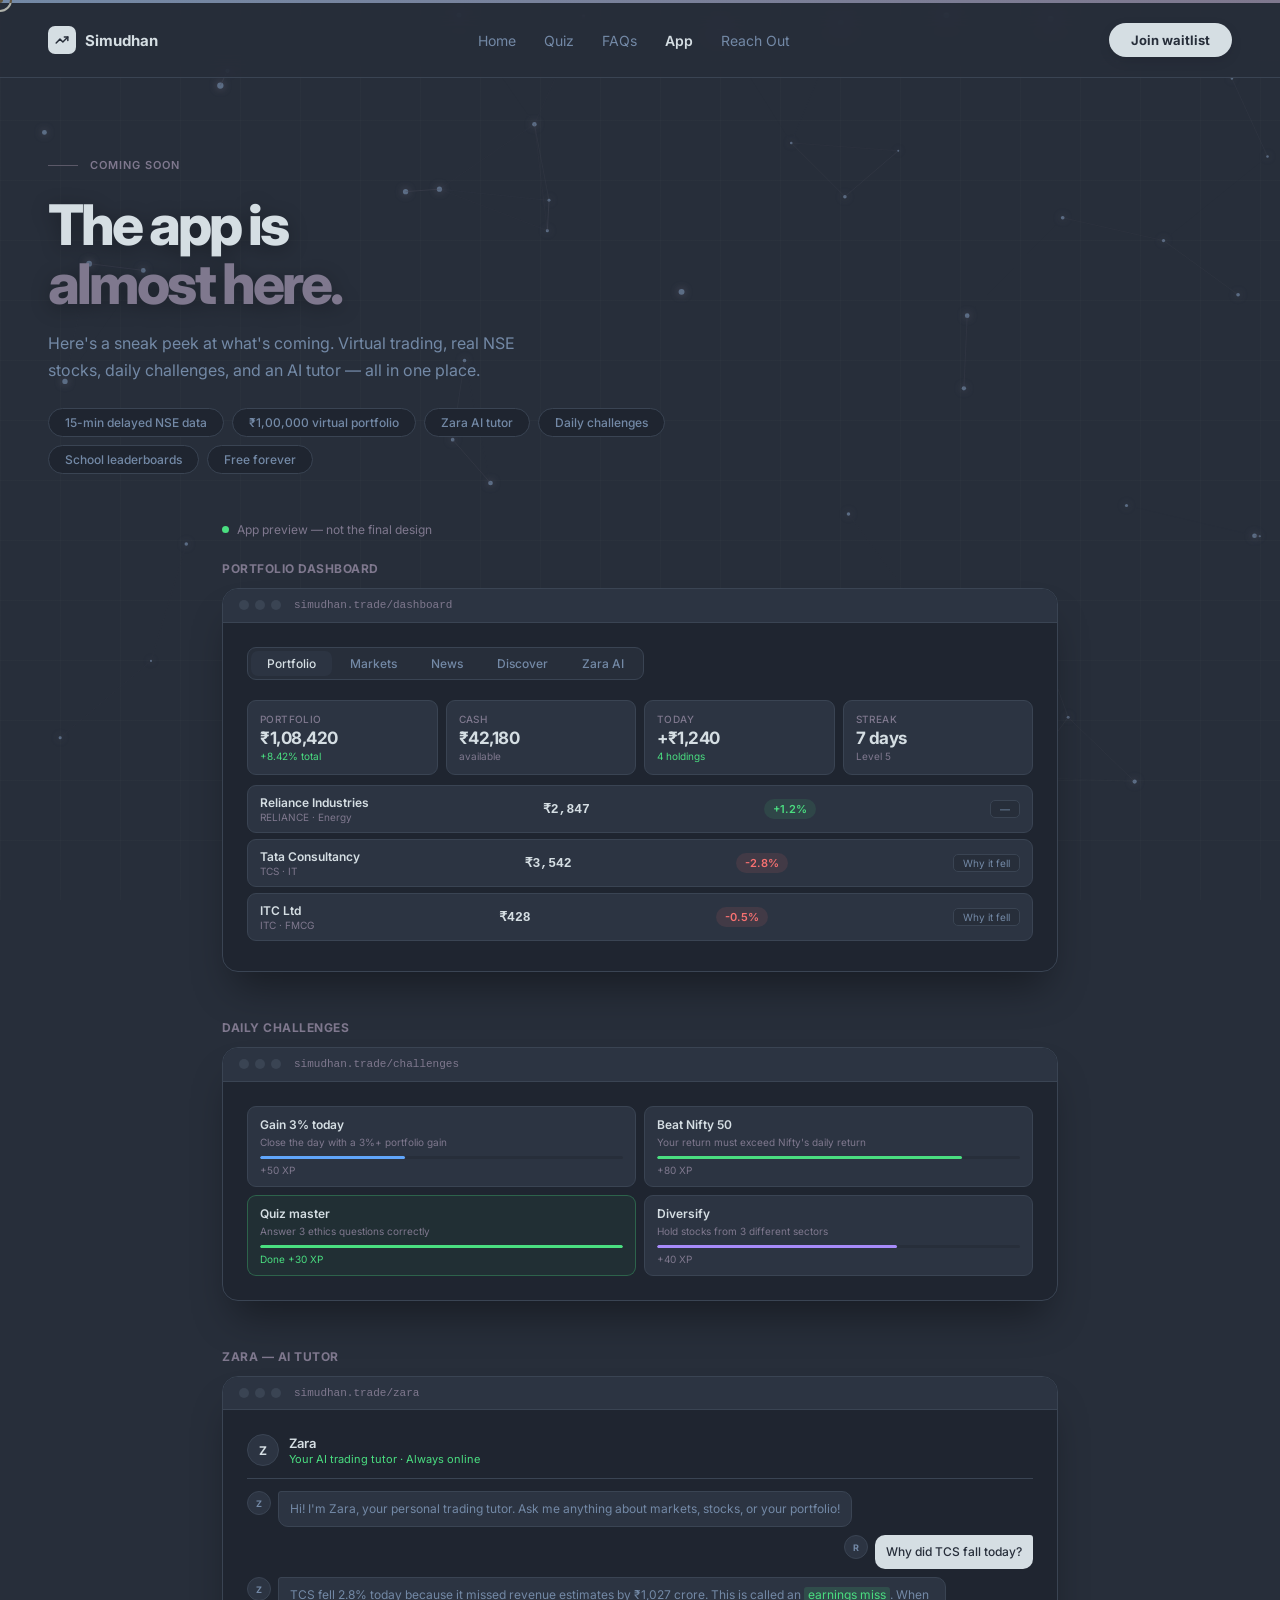
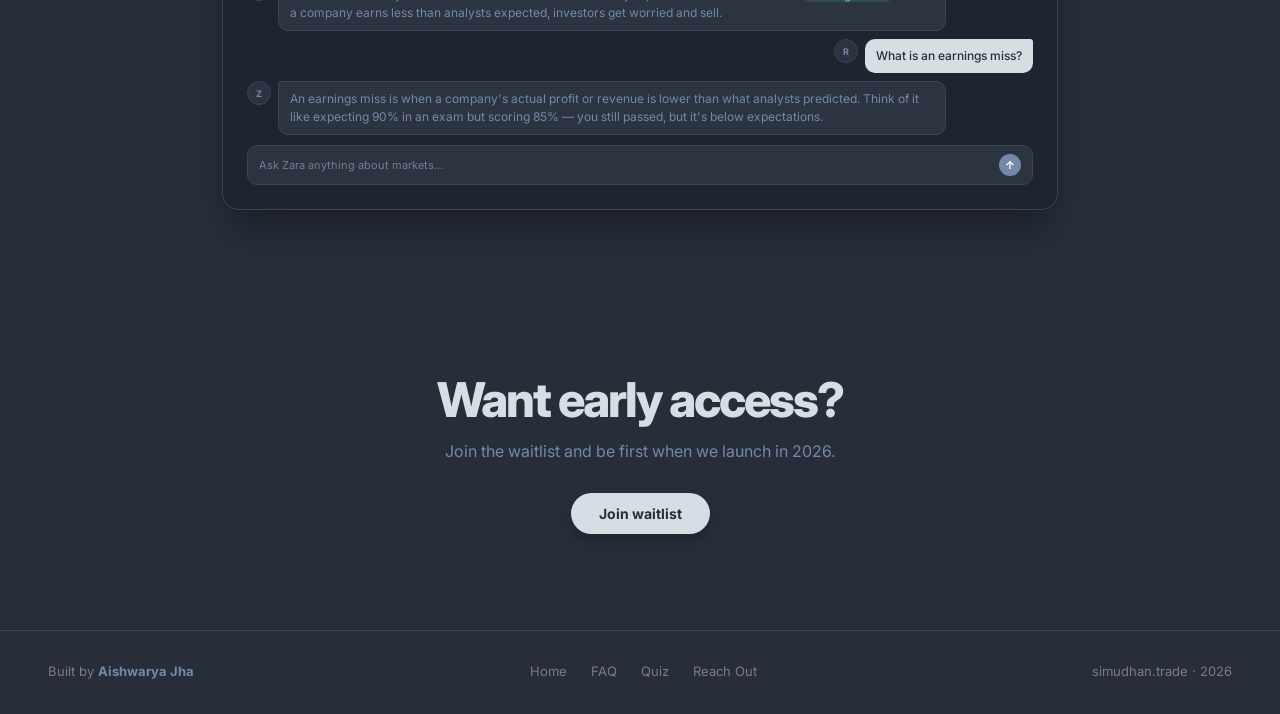
<file: trade.html>
<!DOCTYPE html>
<html lang="en">
<head>
  <meta charset="UTF-8">
  <meta name="viewport" content="width=device-width, initial-scale=1.0">
  <title>App Preview — Simudhan</title>
  <link href="https://fonts.googleapis.com/css2?family=Inter:wght@300;400;500;600;700;800;900&display=swap" rel="stylesheet">
  <style>
    /* ---------- COLORMIND PALETTE ---------- */
    :root {
      --bg-primary: #272E3A;
      --bg-secondary: #1F2530;
      --bg-tertiary: #2C3442;
      --border-light: #3A4453;
      --border-medium: #5B5968;
      --text-primary: #D5DEE3;
      --text-secondary: #7389A6;
      --text-muted: #7F788E;
      --accent: #7389A6;
      --accent-glow: rgba(115, 137, 166, 0.25);
      --green: #4ade80;
      --red: #f87171;
      --gradient-shimmer: linear-gradient(90deg, #7389A6, #7F788E, #5B5968, #7389A6);
    }

    * { margin: 0; padding: 0; box-sizing: border-box; }

    body {
      font-family: 'Inter', sans-serif;
      background: var(--bg-primary);
      color: var(--text-primary);
      -webkit-font-smoothing: antialiased;
      overflow-x: hidden;
      cursor: none;
    }

    /* ---------- CUSTOM CURSOR ---------- */
    .cursor {
      width: 24px; height: 24px;
      border: 2px solid var(--text-primary);
      border-radius: 50%;
      position: fixed;
      pointer-events: none;
      z-index: 9999;
      mix-blend-mode: difference;
      transition: transform 0.15s ease, width 0.2s, height 0.2s, background 0.2s;
      transform: translate(-50%, -50%);
    }
    .cursor-dot {
      width: 6px; height: 6px;
      background: var(--text-primary);
      border-radius: 50%;
      position: fixed;
      pointer-events: none;
      z-index: 10000;
      mix-blend-mode: difference;
      transform: translate(-50%, -50%);
      transition: opacity 0.2s;
    }
    .cursor.hover {
      width: 54px; height: 54px;
      background: rgba(213, 222, 227, 0.08);
      border-color: var(--accent);
      mix-blend-mode: normal;
    }
    .cursor-dot.hover { opacity: 0; }

    /* ---------- PARTICLE BACKGROUND ---------- */
    #particle-canvas {
      position: fixed; top: 0; left: 0;
      width: 100%; height: 100%;
      z-index: 0;
      pointer-events: none;
      opacity: 0.7;
    }

    .grid-bg {
      position: fixed; inset: 0;
      background-image: 
        linear-gradient(rgba(213,222,227,0.018) 1px, transparent 1px),
        linear-gradient(90deg, rgba(213,222,227,0.018) 1px, transparent 1px);
      background-size: 60px 60px;
      pointer-events: none;
      z-index: 1;
    }

    /* ---------- TOP BAR & NAV ---------- */
    .top-bar {
      height: 3px;
      background: var(--gradient-shimmer);
      background-size: 300% 100%;
      animation: shimmer 4s linear infinite;
      position: relative;
      z-index: 100;
    }
    @keyframes shimmer { 0% { background-position: 0% 0; } 100% { background-position: 300% 0; } }

    nav {
      position: sticky; top: 0; z-index: 50;
      display: flex; align-items: center; justify-content: space-between;
      padding: 1.25rem 3rem;
      border-bottom: 1px solid var(--border-light);
      background: rgba(39, 46, 58, 0.8);
      backdrop-filter: blur(12px);
    }
    .nav-logo { display: flex; align-items: center; gap: 9px; cursor: pointer; }
    .nav-icon {
      width: 28px; height: 28px; background: var(--text-primary);
      border-radius: 7px; display: flex; align-items: center; justify-content: center;
    }
    .nav-icon svg { width: 14px; height: 14px; fill: none; stroke: var(--bg-primary); stroke-width: 2.5; stroke-linecap: round; stroke-linejoin: round; }
    .nav-name { font-size: 15px; font-weight: 700; color: var(--text-primary); }
    .nav-links { display: flex; gap: 28px; font-size: 14px; color: var(--text-secondary); align-items: center; }
    .nav-links a {
      color: var(--text-secondary); text-decoration: none;
      transition: color 0.2s, transform 0.2s;
    }
    .nav-links a:hover { color: var(--text-primary); transform: translateY(-1px); }
    .nav-links a.active { color: var(--text-primary); font-weight: 600; }
    .nav-cta {
      background: var(--text-primary); color: var(--bg-primary);
      border: none; border-radius: 99px; padding: 9px 22px;
      font-size: 13px; font-weight: 700; cursor: pointer; text-decoration: none;
      transition: all 0.2s; box-shadow: 0 4px 12px rgba(0,0,0,0.1);
    }
    .nav-cta:hover { background: var(--accent); color: white; transform: scale(1.02); }

    /* ---------- PAGE HERO ---------- */
    .page-hero {
      position: relative; z-index: 2;
      max-width: 800px; padding: 5rem 3rem 3rem;
    }
    .eyebrow {
      display: flex; align-items: center; gap: 12px;
      margin-bottom: 1.5rem;
    }
    .eyebrow-line {
      width: 30px; height: 1px; background: var(--border-medium);
    }
    .eyebrow span {
      font-size: 11px; font-weight: 600; letter-spacing: 1px;
      text-transform: uppercase; color: var(--text-muted);
    }
    h1 {
      font-size: 56px; font-weight: 800; line-height: 1.05;
      letter-spacing: -3px; margin-bottom: 1rem;
      color: var(--text-primary); text-shadow: 0 4px 20px rgba(0,0,0,0.3);
    }
    .dim { color: var(--text-muted); }
    .page-sub {
      font-size: 16px; color: var(--text-secondary);
      line-height: 1.7; max-width: 500px; margin-bottom: 1.5rem;
    }
    .coming-badges {
      display: flex; flex-wrap: wrap; gap: 8px; margin-top: 1rem;
    }
    .badge {
      font-size: 12px; font-weight: 500; color: var(--text-secondary);
      background: var(--bg-secondary); border: 1px solid var(--border-light);
      padding: 6px 16px; border-radius: 99px;
      transition: all 0.2s;
    }
    .badge:hover {
      background: var(--bg-tertiary); border-color: var(--accent);
      transform: translateY(-2px);
    }

    /* ---------- PREVIEW SECTION ---------- */
    .preview-wrap {
      max-width: 900px; margin: 0 auto; padding: 0 2rem 5rem;
      position: relative; z-index: 2;
    }
    .preview-label-row {
      display: flex; align-items: center; gap: 8px;
      font-size: 12px; color: var(--text-muted); margin-bottom: 1.5rem;
    }
    .preview-live-dot {
      width: 7px; height: 7px; border-radius: 50%;
      background: var(--green); animation: pulse 2s infinite;
    }
    @keyframes pulse { 0%,100%{opacity:1} 50%{opacity:.3} }
    .screen-label {
      font-size: 12px; font-weight: 700; color: var(--text-muted);
      text-transform: uppercase; letter-spacing: 0.5px; margin-bottom: 0.75rem;
    }

    /* Mockups */
    .mockup {
      border: 1px solid var(--border-light); border-radius: 16px;
      overflow: hidden; background: var(--bg-secondary);
      backdrop-filter: blur(8px); box-shadow: 0 25px 40px -12px rgba(0,0,0,0.4);
      transition: transform 0.3s ease, box-shadow 0.3s ease;
      margin-bottom: 1rem;
    }
    .mockup:hover {
      transform: translateY(-6px);
      box-shadow: 0 35px 50px -15px rgba(0,0,0,0.5);
    }
    .mockup-bar {
      background: var(--bg-tertiary); border-bottom: 1px solid var(--border-light);
      padding: 0.65rem 1rem; display: flex; align-items: center; gap: 6px;
    }
    .dot { width: 10px; height: 10px; border-radius: 50%; background: var(--border-light); }
    .mockup-url {
      font-size: 11px; color: var(--text-muted); margin-left: 7px;
      font-family: monospace;
    }
    .mockup-body { padding: 1.5rem; }

    /* Tabs */
    .mock-tabs {
      display: flex; gap: 2px; background: var(--bg-primary);
      border: 1px solid var(--border-light); border-radius: 9px;
      padding: 3px; margin-bottom: 1.25rem; width: fit-content;
    }
    .mt {
      padding: 5px 16px; border-radius: 7px; font-size: 12px;
      font-weight: 500; color: var(--text-secondary); cursor: pointer;
      transition: all 0.2s;
    }
    .mt.active { background: var(--bg-tertiary); color: var(--text-primary); }
    .mt:hover:not(.active) { color: var(--text-primary); background: rgba(115,137,166,0.1); }

    /* Stats cards */
    .mock-stats { display: grid; grid-template-columns: repeat(4,1fr); gap: 8px; margin-bottom: 10px; }
    .ms {
      background: var(--bg-tertiary); border: 1px solid var(--border-light);
      border-radius: 9px; padding: 0.75rem;
    }
    .ms-l { font-size: 10px; color: var(--text-muted); margin-bottom: 3px; text-transform: uppercase; letter-spacing: 0.4px; font-weight: 500; }
    .ms-v { font-size: 17px; font-weight: 700; color: var(--text-primary); letter-spacing: -0.5px; }
    .ms-c { font-size: 10px; color: var(--text-muted); margin-top: 2px; }
    .ms-c.up { color: var(--green); }
    .mock-row {
      display: flex; align-items: center; justify-content: space-between;
      padding: 9px 12px; background: var(--bg-tertiary);
      border: 1px solid var(--border-light); border-radius: 9px;
      margin-bottom: 6px; gap: 8px;
    }
    .mock-stock-name { font-size: 12px; font-weight: 600; color: var(--text-primary); }
    .mock-stock-sub { font-size: 10px; color: var(--text-muted); margin-top: 1px; }
    .mock-price { font-size: 13px; font-weight: 600; color: var(--text-primary); font-family: monospace; }
    .chg-up { font-size: 11px; font-weight: 600; color: var(--green); background: rgba(74,222,128,0.1); padding: 3px 9px; border-radius: 99px; }
    .chg-dn { font-size: 11px; font-weight: 600; color: var(--red); background: rgba(248,113,113,0.1); padding: 3px 9px; border-radius: 99px; }
    .why-tag {
      font-size: 10px; color: var(--text-secondary); background: var(--bg-primary);
      border: 1px solid var(--border-light); padding: 2px 9px; border-radius: 5px;
      cursor: pointer; transition: all 0.2s;
    }
    .why-tag:hover { color: var(--text-primary); border-color: var(--border-medium); }

    /* News & Facts */
    .news-item, .fact-item {
      background: var(--bg-tertiary); border: 1px solid var(--border-light);
      border-radius: 9px; padding: 10px 12px; margin-bottom: 7px;
    }
    .news-tag-pill {
      font-size: 10px; font-weight: 600; color: var(--text-muted);
      background: var(--bg-primary); border: 1px solid var(--border-light);
      padding: 1px 7px; border-radius: 99px; display: inline-block;
      margin-bottom: 5px; text-transform: uppercase; letter-spacing: 0.3px;
    }
    .news-headline { font-size: 12px; font-weight: 500; color: var(--text-primary); line-height: 1.4; margin-bottom: 3px; }
    .news-meta { font-size: 10px; color: var(--text-muted); }
    .fact-lbl {
      font-size: 10px; font-weight: 600; color: var(--text-muted);
      text-transform: uppercase; letter-spacing: 0.3px; margin-bottom: 4px;
    }
    .fact-txt { font-size: 12px; color: var(--text-primary); line-height: 1.5; margin-bottom: 3px; }
    .fact-src { font-size: 10px; color: var(--text-muted); }

    /* Challenges */
    .ch-grid { display: grid; grid-template-columns: 1fr 1fr; gap: 8px; }
    .ch {
      background: var(--bg-tertiary); border: 1px solid var(--border-light);
      border-radius: 9px; padding: 10px 12px; transition: all 0.2s;
    }
    .ch.done { border-color: rgba(74,222,128,0.3); background: rgba(74,222,128,0.05); }
    .ch-title { font-size: 12px; font-weight: 600; color: var(--text-primary); margin-bottom: 3px; }
    .ch-desc { font-size: 10px; color: var(--text-muted); margin-bottom: 7px; line-height: 1.4; }
    .ch-bar { height: 3px; background: var(--bg-primary); border-radius: 99px; overflow: hidden; }
    .ch-fill { height: 100%; border-radius: 99px; }
    .ch-xp { font-size: 10px; color: var(--text-muted); margin-top: 5px; }
    .ch-xp.done { color: var(--green); }

    /* Zara AI */
    .zara-header {
      display: flex; align-items: center; gap: 10px; margin-bottom: 12px;
      padding-bottom: 12px; border-bottom: 1px solid var(--border-light);
    }
    .zara-av {
      width: 32px; height: 32px; border-radius: 50%; background: var(--bg-tertiary);
      border: 1px solid var(--border-light); display: flex; align-items: center;
      justify-content: center; font-size: 12px; font-weight: 700; color: var(--text-primary);
    }
    .zara-name { font-size: 13px; font-weight: 600; color: var(--text-primary); }
    .zara-status { font-size: 11px; color: var(--green); margin-top: 1px; }
    .chat { display: flex; flex-direction: column; gap: 8px; margin-bottom: 10px; }
    .msg { display: flex; align-items: flex-start; gap: 7px; }
    .msg.user { flex-direction: row-reverse; }
    .msg-av {
      width: 24px; height: 24px; border-radius: 50%; background: var(--bg-tertiary);
      border: 1px solid var(--border-light); display: flex; align-items: center;
      justify-content: center; font-size: 9px; font-weight: 700; color: var(--text-secondary);
      flex-shrink: 0;
    }
    .msg-bubble { padding: 8px 11px; border-radius: 10px; font-size: 12px; line-height: 1.5; max-width: 85%; }
    .bot-bubble { background: var(--bg-tertiary); border: 1px solid var(--border-light); color: var(--text-secondary); border-radius: 3px 10px 10px 10px; }
    .user-bubble { background: var(--text-primary); color: var(--bg-primary); font-weight: 500; border-radius: 10px 3px 10px 10px; }
    .term { background: rgba(74,222,128,0.15); color: var(--green); padding: 0 4px; border-radius: 3px; }
    .chat-input-row {
      display: flex; align-items: center; gap: 7px; background: var(--bg-tertiary);
      border: 1px solid var(--border-light); border-radius: 10px; padding: 8px 11px;
    }
    .chat-input { flex: 1; font-size: 11px; color: var(--text-muted); }
    .chat-send {
      width: 22px; height: 22px; border-radius: 50%; background: var(--accent);
      display: flex; align-items: center; justify-content: center;
      font-size: 11px; font-weight: 700; color: white; cursor: pointer;
      transition: background 0.2s;
    }
    .chat-send:hover { background: var(--text-primary); color: var(--bg-primary); }

    /* CTA */
    .trade-cta {
      position: relative; z-index: 2; text-align: center;
      padding: 4rem 2rem 6rem; max-width: 600px; margin: 0 auto;
    }
    .trade-cta h2 {
      font-size: 48px; font-weight: 800; letter-spacing: -2px;
      margin-bottom: 0.75rem; color: var(--text-primary);
    }
    .trade-cta p {
      font-size: 16px; color: var(--text-secondary); margin-bottom: 2rem;
    }
    .btn-white {
      display: inline-block; background: var(--text-primary); color: var(--bg-primary);
      border: none; border-radius: 99px; padding: 12px 28px;
      font-size: 14px; font-weight: 700; cursor: pointer; text-decoration: none;
      transition: all 0.2s; box-shadow: 0 6px 14px rgba(0,0,0,0.2);
    }
    .btn-white:hover {
      background: var(--accent); color: white; transform: translateY(-2px);
    }

    /* Footer */
    footer {
      position: relative; z-index: 2; padding: 2rem 3rem;
      border-top: 1px solid var(--border-light);
      display: flex; align-items: center; justify-content: space-between;
      font-size: 13px; color: var(--text-muted);
    }
    footer strong { color: var(--text-secondary); }
    .footer-links { display: flex; gap: 24px; }
    .footer-links a {
      color: var(--text-muted); text-decoration: none; transition: color 0.2s;
    }
    .footer-links a:hover { color: var(--text-primary); }

    /* Magnetic effect */
    .magnetic { transition: transform 0.2s cubic-bezier(0.23,1,0.32,1); }

    /* Responsive */
    @media (max-width: 640px) {
      h1 { font-size: 42px; letter-spacing: -2px; }
      nav { padding: 1rem 1.5rem; }
      .nav-links { display: none; }
      .page-hero { padding: 4rem 1.5rem 2rem; }
      .preview-wrap { padding: 0 1.5rem 4rem; }
      .mock-stats { grid-template-columns: 1fr 1fr; }
      .ch-grid { grid-template-columns: 1fr; }
      .trade-cta h2 { font-size: 36px; }
    }
  </style>
</head>
<body>

  <!-- Custom Cursor -->
  <div class="cursor"></div>
  <div class="cursor-dot"></div>

  <!-- Particle Canvas -->
  <canvas id="particle-canvas"></canvas>
  <div class="grid-bg"></div>

  <div class="top-bar"></div>

  <nav>
    <div class="nav-logo magnetic" onclick="window.location='index.html'">
      <div class="nav-icon">
        <svg viewBox="0 0 24 24"><polyline points="22 7 13.5 15.5 8.5 10.5 2 17"/><polyline points="16 7 22 7 22 13"/></svg>
      </div>
      <span class="nav-name">Simudhan</span>
    </div>
    <div class="nav-links">
      <a href="index.html">Home</a>
      <a href="quiz.html">Quiz</a>
      <a href="faq.html">FAQs</a>
      <a href="trade.html" class="active">App</a>
      <a href="contact.html">Reach Out</a>
    </div>
    <a href="index.html#waitlist" class="nav-cta magnetic">Join waitlist</a>
  </nav>

  <div class="page-hero">
    <div class="eyebrow"><div class="eyebrow-line"></div><span>Coming soon</span></div>
    <h1>The app is<br><span class="dim">almost here.</span></h1>
    <p class="page-sub">Here's a sneak peek at what's coming. Virtual trading, real NSE stocks, daily challenges, and an AI tutor — all in one place.</p>
    <div class="coming-badges">
      <div class="badge">15-min delayed NSE data</div>
      <div class="badge">₹1,00,000 virtual portfolio</div>
      <div class="badge">Zara AI tutor</div>
      <div class="badge">Daily challenges</div>
      <div class="badge">School leaderboards</div>
      <div class="badge">Free forever</div>
    </div>
  </div>

  <div class="preview-wrap">
    <div class="preview-label-row">
      <div class="preview-live-dot"></div>
      <span>App preview — not the final design</span>
    </div>

    <div class="screen-label">Portfolio dashboard</div>
    <div class="mockup">
      <div class="mockup-bar">
        <div class="dot"></div><div class="dot"></div><div class="dot"></div>
        <span class="mockup-url">simudhan.trade/dashboard</span>
      </div>
      <div class="mockup-body">
        <div class="mock-tabs">
          <span class="mt active" onclick="switchTab('portfolio',this)">Portfolio</span>
          <span class="mt" onclick="switchTab('markets',this)">Markets</span>
          <span class="mt" onclick="switchTab('news',this)">News</span>
          <span class="mt" onclick="switchTab('discover',this)">Discover</span>
          <span class="mt" onclick="switchTab('zara',this)">Zara AI</span>
        </div>
        <div id="tab-content"></div>
      </div>
    </div>

    <div class="screen-label" style="margin-top:3rem">Daily challenges</div>
    <div class="mockup">
      <div class="mockup-bar">
        <div class="dot"></div><div class="dot"></div><div class="dot"></div>
        <span class="mockup-url">simudhan.trade/challenges</span>
      </div>
      <div class="mockup-body">
        <div class="ch-grid">
          <div class="ch"><div class="ch-title">Gain 3% today</div><div class="ch-desc">Close the day with a 3%+ portfolio gain</div><div class="ch-bar"><div class="ch-fill" style="width:40%;background:#60a5fa"></div></div><div class="ch-xp">+50 XP</div></div>
          <div class="ch"><div class="ch-title">Beat Nifty 50</div><div class="ch-desc">Your return must exceed Nifty's daily return</div><div class="ch-bar"><div class="ch-fill" style="width:84%;background:var(--green)"></div></div><div class="ch-xp">+80 XP</div></div>
          <div class="ch done"><div class="ch-title">Quiz master</div><div class="ch-desc">Answer 3 ethics questions correctly</div><div class="ch-bar"><div class="ch-fill" style="width:100%;background:var(--green)"></div></div><div class="ch-xp done">Done +30 XP</div></div>
          <div class="ch"><div class="ch-title">Diversify</div><div class="ch-desc">Hold stocks from 3 different sectors</div><div class="ch-bar"><div class="ch-fill" style="width:66%;background:#a78bfa"></div></div><div class="ch-xp">+40 XP</div></div>
        </div>
      </div>
    </div>

    <div class="screen-label" style="margin-top:3rem">Zara — AI tutor</div>
    <div class="mockup">
      <div class="mockup-bar">
        <div class="dot"></div><div class="dot"></div><div class="dot"></div>
        <span class="mockup-url">simudhan.trade/zara</span>
      </div>
      <div class="mockup-body">
        <div class="zara-header">
          <div class="zara-av">Z</div>
          <div><div class="zara-name">Zara</div><div class="zara-status">Your AI trading tutor · Always online</div></div>
        </div>
        <div class="chat">
          <div class="msg bot"><div class="msg-av bot-av">Z</div><div class="msg-bubble bot-bubble">Hi! I'm Zara, your personal trading tutor. Ask me anything about markets, stocks, or your portfolio!</div></div>
          <div class="msg user"><div class="msg-bubble user-bubble">Why did TCS fall today?</div><div class="msg-av user-av">R</div></div>
          <div class="msg bot"><div class="msg-av bot-av">Z</div><div class="msg-bubble bot-bubble">TCS fell 2.8% today because it missed revenue estimates by ₹1,027 crore. This is called an <span class="term">earnings miss</span>. When a company earns less than analysts expected, investors get worried and sell.</div></div>
          <div class="msg user"><div class="msg-bubble user-bubble">What is an earnings miss?</div><div class="msg-av user-av">R</div></div>
          <div class="msg bot"><div class="msg-av bot-av">Z</div><div class="msg-bubble bot-bubble">An earnings miss is when a company's actual profit or revenue is lower than what analysts predicted. Think of it like expecting 90% in an exam but scoring 85% — you still passed, but it's below expectations.</div></div>
        </div>
        <div class="chat-input-row">
          <div class="chat-input">Ask Zara anything about markets...</div>
          <div class="chat-send">↑</div>
        </div>
      </div>
    </div>
  </div>

  <div class="trade-cta">
    <h2>Want early access?</h2>
    <p>Join the waitlist and be first when we launch in 2026.</p>
    <a href="index.html#waitlist" class="btn-white magnetic">Join waitlist</a>
  </div>

  <footer>
    <span>Built by <strong>Aishwarya Jha</strong></span>
    <div class="footer-links">
      <a href="index.html">Home</a>
      <a href="faq.html">FAQ</a>
      <a href="quiz.html">Quiz</a>
      <a href="contact.html">Reach Out</a>
    </div>
    <span>simudhan.trade · 2026</span>
  </footer>

  <script>
    (function(){
      "use strict";

      // ---------- CUSTOM CURSOR & MAGNETIC ----------
      const cursor = document.querySelector('.cursor');
      const cursorDot = document.querySelector('.cursor-dot');
      document.addEventListener('mousemove', (e) => {
        cursor.style.left = e.clientX + 'px';
        cursor.style.top = e.clientY + 'px';
        cursorDot.style.left = e.clientX + 'px';
        cursorDot.style.top = e.clientY + 'px';
      });
      const magnets = document.querySelectorAll('.magnetic');
      magnets.forEach(el => {
        el.addEventListener('mouseenter', () => { cursor.classList.add('hover'); cursorDot.classList.add('hover'); });
        el.addEventListener('mouseleave', () => { cursor.classList.remove('hover'); cursorDot.classList.remove('hover'); });
      });

      // ---------- PARTICLE NETWORK ----------
      const canvas = document.getElementById('particle-canvas');
      const ctx = canvas.getContext('2d');
      let width, height;
      let particles = [];
      const particleCount = 60;
      const connectionDistance = 140;
      let mouse = { x: null, y: null, radius: 100 };

      function initCanvas() {
        width = window.innerWidth;
        height = window.innerHeight;
        canvas.width = width;
        canvas.height = height;
        particles = [];
        for (let i = 0; i < particleCount; i++) {
          particles.push({
            x: Math.random() * width,
            y: Math.random() * height,
            vx: (Math.random() - 0.5) * 0.6,
            vy: (Math.random() - 0.5) * 0.6,
            size: Math.random() * 2.2 + 1
          });
        }
      }

      function drawParticles() {
        ctx.clearRect(0, 0, width, height);
        particles.forEach(p => {
          p.x += p.vx;
          p.y += p.vy;
          if (p.x < 0 || p.x > width) p.vx *= -1;
          if (p.y < 0 || p.y > height) p.vy *= -1;
          if (mouse.x && mouse.y) {
            let dx = p.x - mouse.x;
            let dy = p.y - mouse.y;
            let dist = Math.sqrt(dx*dx + dy*dy);
            if (dist < mouse.radius) {
              let force = (mouse.radius - dist) / mouse.radius;
              let angle = Math.atan2(dy, dx);
              p.x += Math.cos(angle) * force * 5;
              p.y += Math.sin(angle) * force * 5;
            }
          }
          ctx.beginPath();
          ctx.arc(p.x, p.y, p.size, 0, Math.PI*2);
          ctx.fillStyle = '#7389A6';
          ctx.shadowColor = '#7F788E';
          ctx.shadowBlur = 8;
          ctx.fill();
        });
        ctx.shadowBlur = 0;
        ctx.strokeStyle = '#5B5968';
        ctx.lineWidth = 0.5;
        for (let i = 0; i < particles.length; i++) {
          for (let j = i+1; j < particles.length; j++) {
            let dx = particles[i].x - particles[j].x;
            let dy = particles[i].y - particles[j].y;
            let dist = Math.sqrt(dx*dx + dy*dy);
            if (dist < connectionDistance) {
              ctx.globalAlpha = 1 - dist/connectionDistance;
              ctx.beginPath();
              ctx.moveTo(particles[i].x, particles[i].y);
              ctx.lineTo(particles[j].x, particles[j].y);
              ctx.stroke();
            }
          }
        }
        ctx.globalAlpha = 1.0;
        requestAnimationFrame(drawParticles);
      }

      window.addEventListener('resize', initCanvas);
      document.addEventListener('mousemove', (e) => { mouse.x = e.clientX; mouse.y = e.clientY; });
      document.addEventListener('mouseleave', () => { mouse.x = null; mouse.y = null; });
      initCanvas();
      drawParticles();

      // ---------- TAB CONTENT ----------
      const TABS = {
        portfolio: `
          <div class="mock-stats">
            <div class="ms"><div class="ms-l">Portfolio</div><div class="ms-v">₹1,08,420</div><div class="ms-c up">+8.42% total</div></div>
            <div class="ms"><div class="ms-l">Cash</div><div class="ms-v">₹42,180</div><div class="ms-c">available</div></div>
            <div class="ms"><div class="ms-l">Today</div><div class="ms-v">+₹1,240</div><div class="ms-c up">4 holdings</div></div>
            <div class="ms"><div class="ms-l">Streak</div><div class="ms-v">7 days</div><div class="ms-c">Level 5</div></div>
          </div>
          <div class="mock-row"><div><div class="mock-stock-name">Reliance Industries</div><div class="mock-stock-sub">RELIANCE · Energy</div></div><div class="mock-price">₹2,847</div><span class="chg-up">+1.2%</span><span class="why-tag">—</span></div>
          <div class="mock-row"><div><div class="mock-stock-name">Tata Consultancy</div><div class="mock-stock-sub">TCS · IT</div></div><div class="mock-price">₹3,542</div><span class="chg-dn">-2.8%</span><span class="why-tag">Why it fell</span></div>
          <div class="mock-row"><div><div class="mock-stock-name">ITC Ltd</div><div class="mock-stock-sub">ITC · FMCG</div></div><div class="mock-price">₹428</div><span class="chg-dn">-0.5%</span><span class="why-tag">Why it fell</span></div>
        `,
        markets: `
          <div class="mock-stats">
            <div class="ms"><div class="ms-l">Nifty 50</div><div class="ms-v">24,218</div><div class="ms-c up">+0.84%</div></div>
            <div class="ms"><div class="ms-l">Sensex</div><div class="ms-v">79,943</div><div class="ms-c up">+0.77%</div></div>
            <div class="ms"><div class="ms-l">India VIX</div><div class="ms-v">13.42</div><div class="ms-c">calm</div></div>
            <div class="ms"><div class="ms-l">USD/INR</div><div class="ms-v">84.32</div><div class="ms-c">+0.14%</div></div>
          </div>
          <div class="mock-row"><div><div class="mock-stock-name">Reliance Industries</div><div class="mock-stock-sub">RELIANCE · Energy</div></div><div class="mock-price">₹2,847</div><span class="chg-up">+1.2%</span><span class="why-tag">Why it rose</span></div>
          <div class="mock-row"><div><div class="mock-stock-name">Tata Consultancy</div><div class="mock-stock-sub">TCS · IT</div></div><div class="mock-price">₹3,542</div><span class="chg-dn">-2.8%</span><span class="why-tag">Why it fell</span></div>
          <div class="mock-row"><div><div class="mock-stock-name">Tata Motors</div><div class="mock-stock-sub">TATAMOTORS · Auto</div></div><div class="mock-price">₹924</div><span class="chg-up">+2.1%</span><span class="why-tag">Why it rose</span></div>
        `,
        news: `
          <div class="news-item"><div class="news-tag-pill">Results</div><div class="news-headline">TCS Q3: Revenue misses estimates by ₹1,027 crore — stock falls 2.8%</div><div class="news-meta">ET Markets · 2h ago</div></div>
          <div class="news-item"><div class="news-tag-pill">RBI</div><div class="news-headline">RBI holds repo rate at 6.5% — signals February cut if inflation cools</div><div class="news-meta">Mint · 4h ago</div></div>
          <div class="news-item"><div class="news-tag-pill">FII</div><div class="news-headline">FIIs net sell ₹4,200 crore — DIIs absorb with ₹3,800 crore buying</div><div class="news-meta">CNBC TV18 · 6h ago</div></div>
          <div class="news-item"><div class="news-tag-pill">IPO</div><div class="news-headline">HDB Financial Services IPO subscribed 16.3x on final day</div><div class="news-meta">Moneycontrol · 8h ago</div></div>
        `,
        discover: `
          <div class="fact-item"><div class="fact-lbl">Fact of the day</div><div class="fact-txt">The BSE, founded in 1875 under a banyan tree in Mumbai, is Asia's oldest stock exchange. It now lists over 5,500 companies.</div><div class="fact-src">Source: BSE India</div></div>
          <div class="fact-item"><div class="fact-lbl">Did you know?</div><div class="fact-txt">₹1 lakh invested in Nifty 50 at its 1996 launch would be worth over ₹25 lakh today — a 25x return without picking a single stock.</div><div class="fact-src">Source: NSE India</div></div>
          <div class="fact-item"><div class="fact-lbl">Investor wisdom</div><div class="fact-txt">Warren Buffett bought his first stock at age 11. He says his biggest mistake was waiting that long.</div><div class="fact-src">Source: Berkshire Hathaway</div></div>
        `,
        zara: `
          <div class="chat">
            <div class="msg bot"><div class="msg-av bot-av">Z</div><div class="msg-bubble bot-bubble">Hi! I'm Zara. Ask me anything about markets, your portfolio, or any term you don't understand!</div></div>
            <div class="msg user"><div class="msg-bubble user-bubble">Why did TCS fall today?</div><div class="msg-av user-av">R</div></div>
            <div class="msg bot"><div class="msg-av bot-av">Z</div><div class="msg-bubble bot-bubble">TCS fell 2.8% because it missed revenue estimates by ₹1,027 crore — this is called an <span class="term">earnings miss</span>. FIIs sold ₹2,100 crore of TCS shares on the day.</div></div>
            <div class="msg user"><div class="msg-bubble user-bubble">What is FII?</div><div class="msg-av user-av">R</div></div>
            <div class="msg bot"><div class="msg-av bot-av">Z</div><div class="msg-bubble bot-bubble">FII stands for Foreign Institutional Investor — large overseas funds that invest in Indian markets. When they sell heavily, it can drag the whole market down!</div></div>
          </div>
          <div class="chat-input-row"><div class="chat-input">Ask Zara anything...</div><div class="chat-send">↑</div></div>
        `
      };

      window.switchTab = function(tab, el) {
        document.querySelectorAll('.mt').forEach(t => t.classList.remove('active'));
        el.classList.add('active');
        document.getElementById('tab-content').innerHTML = TABS[tab];
      };

      document.getElementById('tab-content').innerHTML = TABS.portfolio;

    })();
  </script>
</body>
</html>
</file>
